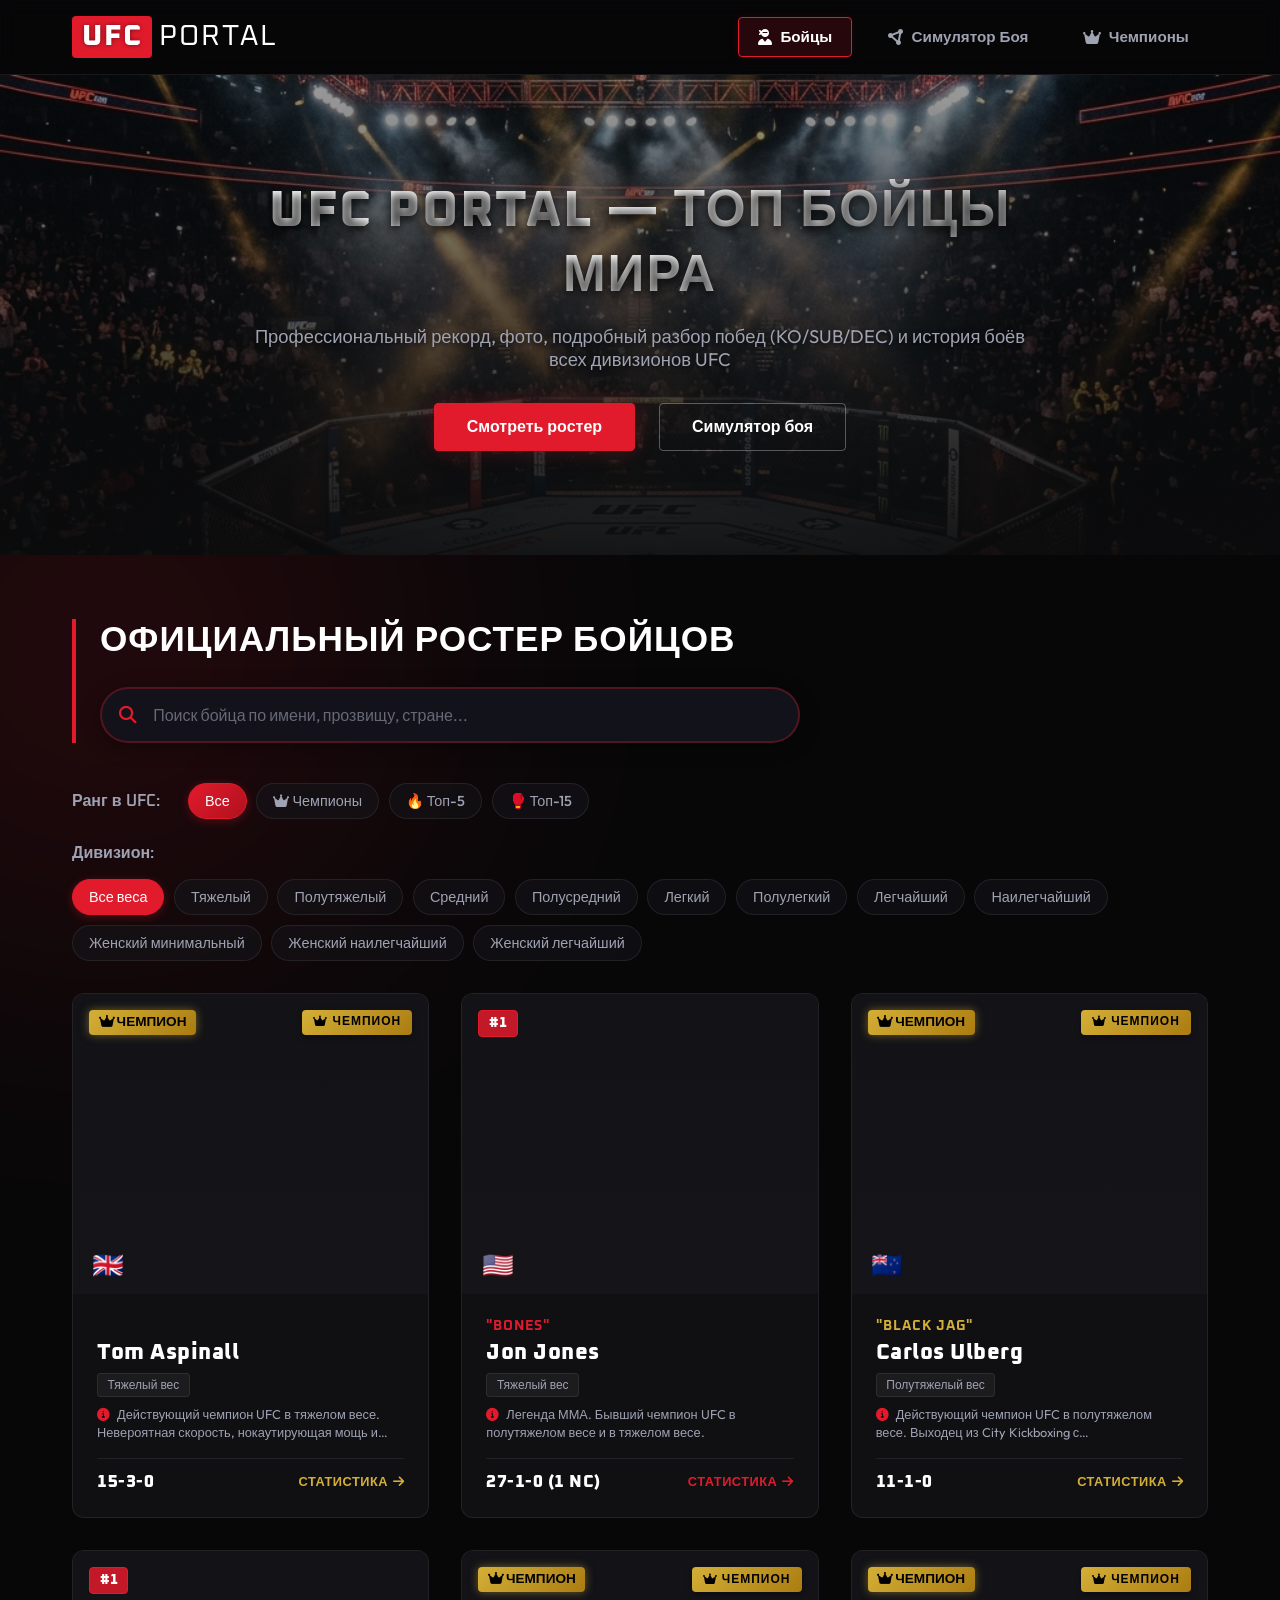
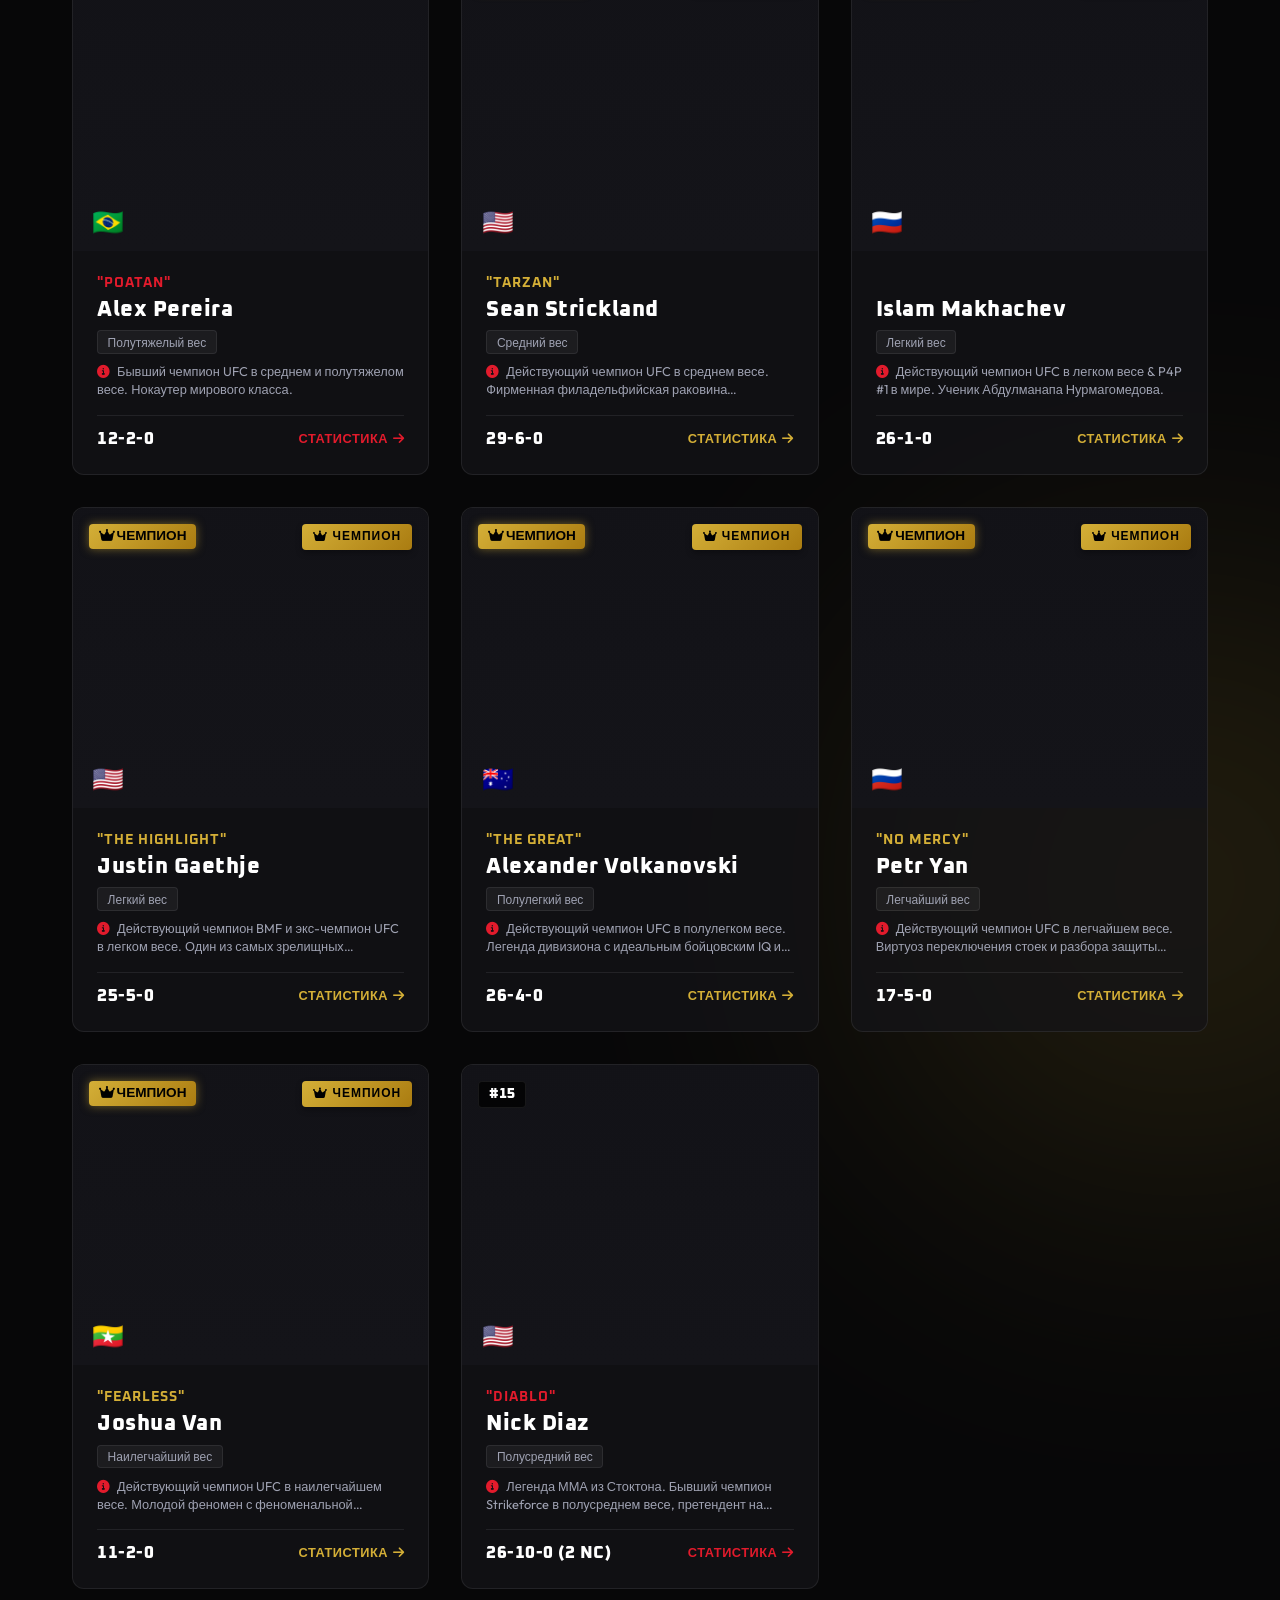
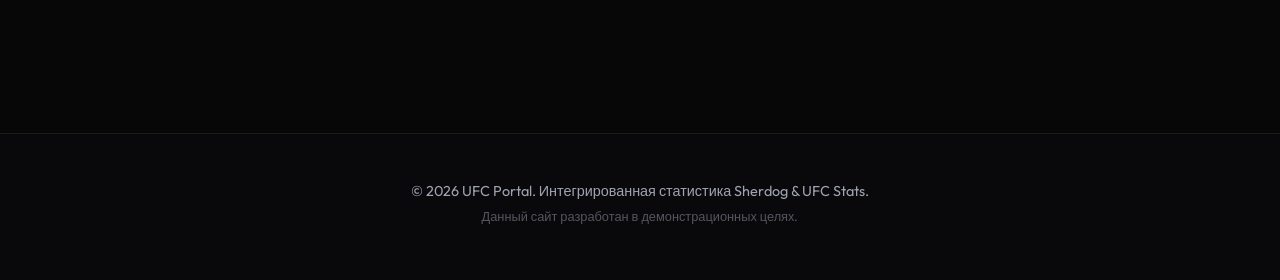
<file: index.html>
<!DOCTYPE html>
<html lang="ru">
<head>
    <meta charset="UTF-8">
    <meta name="viewport" content="width=device-width, initial-scale=1.0">
    <title>UFC Portal | Топ-15 Бойцов | Статистика, Рекорды, Фото</title>
    <!-- SEO Meta Tags -->
    <meta name="description" content="Полная база данных рейтингов Топ-15 бойцов UFC. Профессиональный рекорд, фото, статистика (KO/Sub/Dec), показатели UFC Stats и симулятор боев.">
    <!-- Google Fonts -->
    <link rel="preconnect" href="https://fonts.googleapis.com">
    <link rel="preconnect" href="https://fonts.gstatic.com" crossorigin>
    <link href="https://fonts.googleapis.com/css2?family=Outfit:wght@300;400;600;800&family=Oxanium:wght@400;700;800&display=swap" rel="stylesheet">
    <!-- FontAwesome for icons -->
    <link rel="stylesheet" href="https://cdnjs.cloudflare.com/ajax/libs/font-awesome/6.4.0/css/all.min.css">
    <!-- Custom CSS -->
    <link rel="stylesheet" href="styles.css">
</head>
<body>
    <!-- Background glow elements -->
    <div class="bg-glow red-glow"></div>
    <div class="bg-glow gold-glow"></div>

    <!-- Navigation Header -->
    <header class="main-header">
        <div class="header-container">
            <div class="logo">
                <span class="logo-ufc">UFC</span><span class="logo-sub">PORTAL</span>
            </div>
            <nav class="nav-menu">
                <button class="nav-btn active" id="btn-fighters" data-target="section-fighters">
                    <i class="fa-solid fa-user-ninja"></i> Бойцы
                </button>
                <button class="nav-btn" id="btn-matchup" data-target="section-matchup">
                    <i class="fa-solid fa-circle-nodes"></i> Симулятор Боя
                </button>
                <button class="nav-btn" id="btn-champions" data-target="section-champions">
                    <i class="fa-solid fa-crown"></i> Чемпионы
                </button>
            </nav>
        </div>
    </header>

    <!-- Hero Banner Section -->
    <section class="hero-section">
        <div class="hero-banner" style="background-image: linear-gradient(rgba(11, 11, 12, 0.4), rgba(11, 11, 12, 0.95)), url('assets/hero_banner.png');">
            <div class="hero-content">
                <h1 class="hero-title">UFC PORTAL — ТОП БОЙЦЫ МИРА</h1>
                <p class="hero-subtitle">Профессиональный рекорд, фото, подробный разбор побед (KO/SUB/DEC) и история боёв всех дивизионов UFC</p>
                <div class="hero-actions">
                    <a href="#section-fighters" class="btn btn-primary">Смотреть ростер</a>
                    <a href="#section-matchup" class="btn btn-secondary">Симулятор боя</a>
                </div>
            </div>
        </div>
    </section>

    <!-- Main Container -->
    <main class="main-content">
        
        <!-- SECTION 1: FIGHTERS CATALOG -->
        <section id="section-fighters" class="content-section active">
            <div class="section-header">
                <h2>Официальный Ростер Бойцов</h2>
                <div class="search-filter-container">
                    <div class="search-wrapper">
                        <i class="fa-solid fa-magnifying-glass search-icon"></i>
                        <input type="text" id="fighter-search" placeholder="Поиск бойца по имени, прозвищу, стране...">
                    </div>
                </div>
            </div>

            <!-- Rank Tier Filters -->
            <div class="filters-container">
                <div class="filter-label">Ранг в UFC:</div>
                <div class="filter-chips" id="rank-filters">
                    <button class="chip rank-chip active" data-rank="all">Все</button>
                    <button class="chip rank-chip" data-rank="C"><i class="fa-solid fa-crown"></i> Чемпионы</button>
                    <button class="chip rank-chip" data-rank="top5">🔥 Топ-5</button>
                    <button class="chip rank-chip" data-rank="top15">🥊 Топ-15</button>
                </div>
            </div>

            <!-- Category Weight Filters -->
            <div class="filters-container">
                <div class="filter-label">Дивизион:</div>
                <div class="filter-chips" id="weight-filters">
                    <button class="chip active" data-filter="all">Все веса</button>
                    <button class="chip" data-filter="Heavyweight">Тяжелый</button>
                    <button class="chip" data-filter="Light Heavyweight">Полутяжелый</button>
                    <button class="chip" data-filter="Middleweight">Средний</button>
                    <button class="chip" data-filter="Welterweight">Полусредний</button>
                    <button class="chip" data-filter="Lightweight">Легкий</button>
                    <button class="chip" data-filter="Featherweight">Полулегкий</button>
                    <button class="chip" data-filter="Bantamweight">Легчайший</button>
                    <button class="chip" data-filter="Flyweight">Наилегчайший</button>
                    <button class="chip" data-filter="Strawweight">Женский минимальный</button>
                    <button class="chip" data-filter="Women's Flyweight">Женский наилегчайший</button>
                    <button class="chip" data-filter="Women's Bantamweight">Женский легчайший</button>
                </div>
            </div>

            <!-- Fighters Grid -->
            <div class="fighters-grid" id="fighters-grid-container">
                <!-- Cards injected dynamically via JS -->
            </div>
        </section>

        <!-- SECTION 2: MATCHUP SIMULATOR -->
        <section id="section-matchup" class="content-section">
            <div class="section-header">
                <h2>Симулятор Боев (UFC Stats & Elo Engine)</h2>
                <p>Выберите двух бойцов для симуляции с учетом данных SLpM (активности ударов), Takedown Def % и Sherdog finish rates.</p>
            </div>

            <div class="matchup-arena">
                <!-- Fighter 1 Select -->
                <div class="arena-side left-side">
                    <div class="fighter-select-box" id="select-fighter-1">
                        <div class="select-placeholder">
                            <i class="fa-solid fa-plus"></i>
                            <span>Выбрать бойца №1</span>
                        </div>
                    </div>
                </div>

                <!-- VS Divider -->
                <div class="arena-center">
                    <div class="vs-glow-circle" id="start-simulation-btn">
                        <span>VS</span>
                        <div class="pulse-ring"></div>
                    </div>
                    <div class="simulation-status-text" id="sim-tip">Нажмите на VS для симуляции</div>
                </div>

                <!-- Fighter 2 Select -->
                <div class="arena-side right-side">
                    <div class="fighter-select-box" id="select-fighter-2">
                        <div class="select-placeholder">
                            <i class="fa-solid fa-plus"></i>
                            <span>Выбрать бойца №2</span>
                        </div>
                    </div>
                </div>
            </div>

            <!-- Quick Compare Stats Panel -->
            <div class="comparison-panel hidden" id="comparison-stats-panel">
                <h3 class="panel-title">Сравнение Метрик Бойцов</h3>
                <div class="comparison-bars" id="comparison-bars-container">
                    <!-- Dynamic comparison bars -->
                </div>
            </div>

            <!-- Simulation Terminal Output -->
            <div class="simulation-console hidden" id="sim-console">
                <div class="console-header">
                    <div class="console-dots">
                        <span class="dot red"></span>
                        <span class="dot yellow"></span>
                        <span class="dot green"></span>
                    </div>
                    <div class="console-title">SIMULATION ENGINE v2.5 | SHERDOG & UFC STATS LOGS</div>
                </div>
                <div class="console-body" id="console-output">
                    <!-- Round descriptions injected here -->
                </div>
            </div>
        </section>

        <!-- SECTION 3: CHAMPIONS GALLERY -->
        <section id="section-champions" class="content-section">
            <div class="section-header">
                <h2>Действующие Чемпионы Всех Дивизионов UFC</h2>
                <p>Обладатели поясных титулов в мужских и женских категориях.</p>
            </div>
            
            <div class="champions-grid" id="champions-grid-container">
                <!-- Champions cards injected dynamically via JS -->
            </div>
        </section>
    </main>

    <!-- FIGHTER DETAIL MODAL -->
    <div class="modal-overlay" id="fighter-modal">
        <div class="modal-card">
            <button class="modal-close-btn" id="modal-close"><i class="fa-solid fa-xmark"></i></button>
            <div class="modal-grid">
                <!-- Left Column: Portrait & Attributes -->
                <div class="modal-left">
                    <div class="modal-fighter-img-wrapper">
                        <img src="" id="modal-img" alt="Fighter Image" onerror="this.onerror=null; this.src='assets/fighter_card_bg.png';">
                    </div>
                    <div class="modal-info-card">
                        <div class="modal-rank-badge" id="modal-rank-tag">#C</div>
                        <h3 id="modal-name">Fighter Name</h3>
                        <p id="modal-nickname" class="modal-nickname">"Nickname"</p>
                        <!-- Professional Record Display -->
                        <div class="modal-pro-record" id="modal-pro-record-display">
                            <span class="pro-record-label">Профессиональный рекорд</span>
                            <div class="pro-record-boxes">
                                <div class="pro-rec-box wins"><span class="pro-rec-num" id="modal-rec-w">0</span><span class="pro-rec-lbl">Победы</span></div>
                                <div class="pro-rec-sep">—</div>
                                <div class="pro-rec-box losses"><span class="pro-rec-num" id="modal-rec-l">0</span><span class="pro-rec-lbl">Пораж.</span></div>
                                <div class="pro-rec-sep">—</div>
                                <div class="pro-rec-box draws"><span class="pro-rec-num" id="modal-rec-d">0</span><span class="pro-rec-lbl">Ничьи</span></div>
                            </div>
                        </div>

                        <div class="modal-meta-grid">
                            <div class="meta-item">
                                <span class="meta-label">Страна</span>
                                <span class="meta-value" id="modal-country">USA 🇺🇸</span>
                            </div>
                            <div class="meta-item">
                                <span class="meta-label">Рекорд</span>
                                <span class="meta-value highlight" id="modal-record">29-0-0</span>
                            </div>
                            <div class="meta-item">
                                <span class="meta-label">Рост</span>
                                <span class="meta-value" id="modal-height">178 cm</span>
                            </div>
                            <div class="meta-item">
                                <span class="meta-label">Размах рук</span>
                                <span class="meta-value" id="modal-reach">180 cm</span>
                            </div>
                            <div class="meta-item">
                                <span class="meta-label">Стойка</span>
                                <span class="meta-value" id="modal-stance">Southpaw</span>
                            </div>
                            <div class="meta-item">
                                <span class="meta-label">Возраст</span>
                                <span class="meta-value" id="modal-age">32 года</span>
                            </div>
                        </div>
                    </div>
                </div>

                <!-- Right Column: Skills, Sherdog Breakdown & UFC Stats -->
                <div class="modal-right">
                    <!-- Tabbed or stacked metrics -->
                    <div class="radar-chart-section">
                        <h4>Анализ Навыков (Radar Chart)</h4>
                        <div class="canvas-container">
                            <canvas id="radar-chart" width="280" height="280"></canvas>
                        </div>
                    </div>

                    <!-- Sherdog Finish Distribution -->
                    <div class="sherdog-section">
                        <h4><i class="fa-solid fa-chart-pie"></i> Sherdog: Способы Побед</h4>
                        <div class="sherdog-bar-wrapper">
                            <div class="sherdog-bar">
                                <div class="sherdog-segment ko-seg" id="sherdog-ko-bar" title="Knockout"></div>
                                <div class="sherdog-segment sub-seg" id="sherdog-sub-bar" title="Submission"></div>
                                <div class="sherdog-segment dec-seg" id="sherdog-dec-bar" title="Decision"></div>
                            </div>
                            <div class="sherdog-legend">
                                <span class="legend-item ko"><i class="fa-solid fa-square"></i> KO/TKO: <strong id="sherdog-ko-val">0</strong></span>
                                <span class="legend-item sub"><i class="fa-solid fa-square"></i> SUB: <strong id="sherdog-sub-val">0</strong></span>
                                <span class="legend-item dec"><i class="fa-solid fa-square"></i> DEC: <strong id="sherdog-dec-val">0</strong></span>
                            </div>
                        </div>
                    </div>

                    <!-- UFC Advanced Metrics -->
                    <div class="ufc-stats-section">
                        <h4><i class="fa-solid fa-gauge-high"></i> UFC Advanced Stats</h4>
                        <div class="ufc-stats-grid">
                            <div class="ufc-stat-box">
                                <div class="stat-box-val" id="ufc-slpm">4.50</div>
                                <div class="stat-box-lbl">Ударов в мин (SLpM)</div>
                            </div>
                            <div class="ufc-stat-box">
                                <div class="stat-box-val" id="ufc-str-acc">55%</div>
                                <div class="stat-box-lbl">Точность ударов</div>
                            </div>
                            <div class="ufc-stat-box">
                                <div class="stat-box-val" id="ufc-sapm">2.10</div>
                                <div class="stat-box-lbl">Пропускает в мин (SApM)</div>
                            </div>
                            <div class="ufc-stat-box">
                                <div class="stat-box-val" id="ufc-td-def">85%</div>
                                <div class="stat-box-lbl">Защита от тейкдаунов</div>
                            </div>
                        </div>
                    </div>

                    <div class="bio-section">
                        <h4>Биография</h4>
                        <p id="modal-bio">Detailed bio here...</p>
                    </div>
                </div>
            </div>

            <!-- FIGHT HISTORY TABLE - Full Width Below the Two-Column Grid -->
            <div class="fight-history-section" id="fight-history-section">
                <div class="fight-history-header">
                    <h4><i class="fa-solid fa-list-ol"></i> Статистика в смешанных единоборствах</h4>
                    <!-- Summary Record Box -->
                    <div class="fh-summary-box" id="fh-summary-box">
                        <!-- Dynamically injected -->
                    </div>
                </div>
                <div class="fight-history-table-wrapper">
                    <table class="fight-history-table" id="fight-history-table">
                        <thead>
                            <tr>
                                <th>Результат</th>
                                <th>Рекорд</th>
                                <th>Соперник</th>
                                <th>Способ</th>
                                <th>Турнир</th>
                                <th>Дата</th>
                                <th>Раунд</th>
                                <th>Время</th>
                                <th>Примечание</th>
                            </tr>
                        </thead>
                        <tbody id="fight-history-tbody">
                            <!-- Dynamically injected -->
                        </tbody>
                    </table>
                </div>
            </div>
        </div>
    </div>

    <!-- FIGHTER SELECTION MODAL (For Simulator) -->
    <div class="modal-overlay" id="select-modal">
        <div class="modal-card select-modal-card">
            <div class="select-modal-header">
                <h3>Выберите бойца</h3>
                <button class="modal-close-btn" id="select-modal-close"><i class="fa-solid fa-xmark"></i></button>
            </div>
            <div class="select-grid" id="select-grid-container">
                <!-- Small selection cards injected here -->
            </div>
        </div>
    </div>

    <footer class="main-footer">
        <p>&copy; 2026 UFC Portal. Интегрированная статистика Sherdog &amp; UFC Stats.</p>
        <p class="footer-note">Данный сайт разработан в демонстрационных целях.</p>
    </footer>

    <!-- JS Files -->
    <script src="fighters.js"></script>
    <script src="app.js"></script>
</body>
</html>
</file>
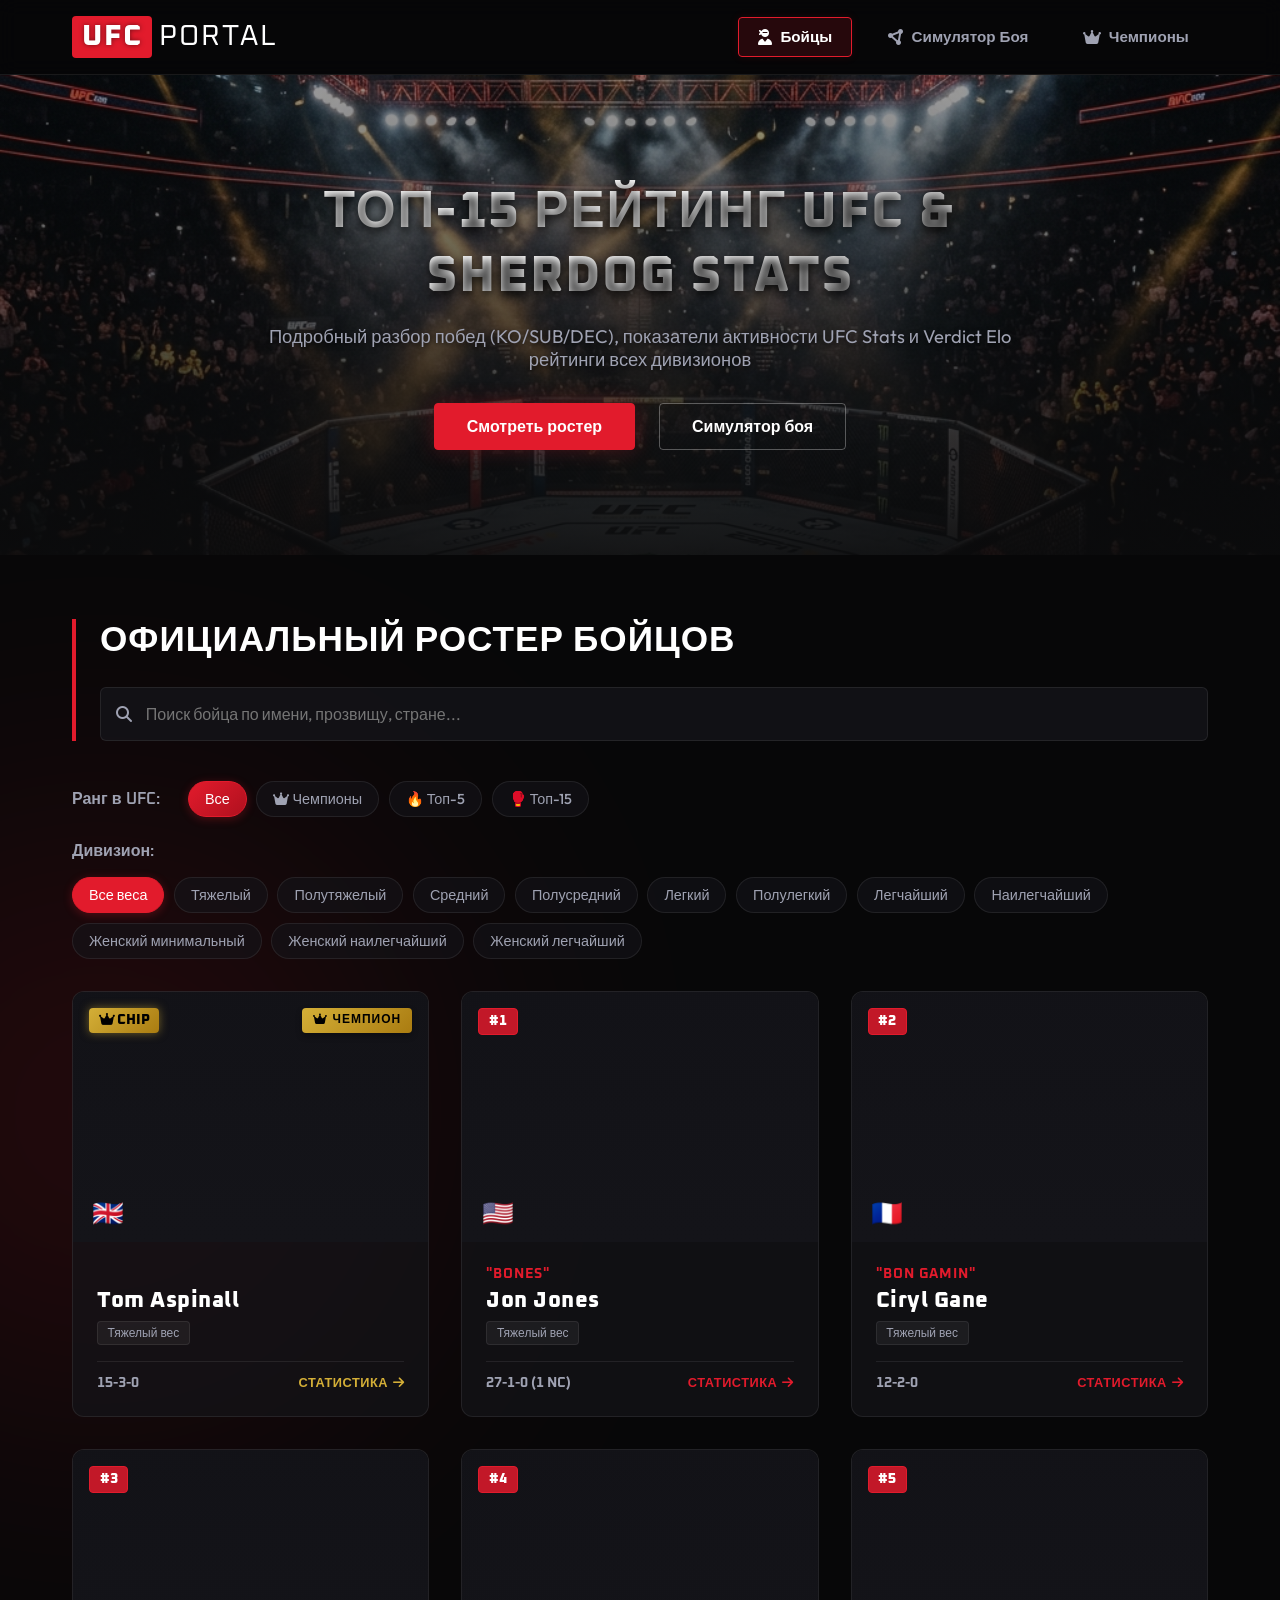
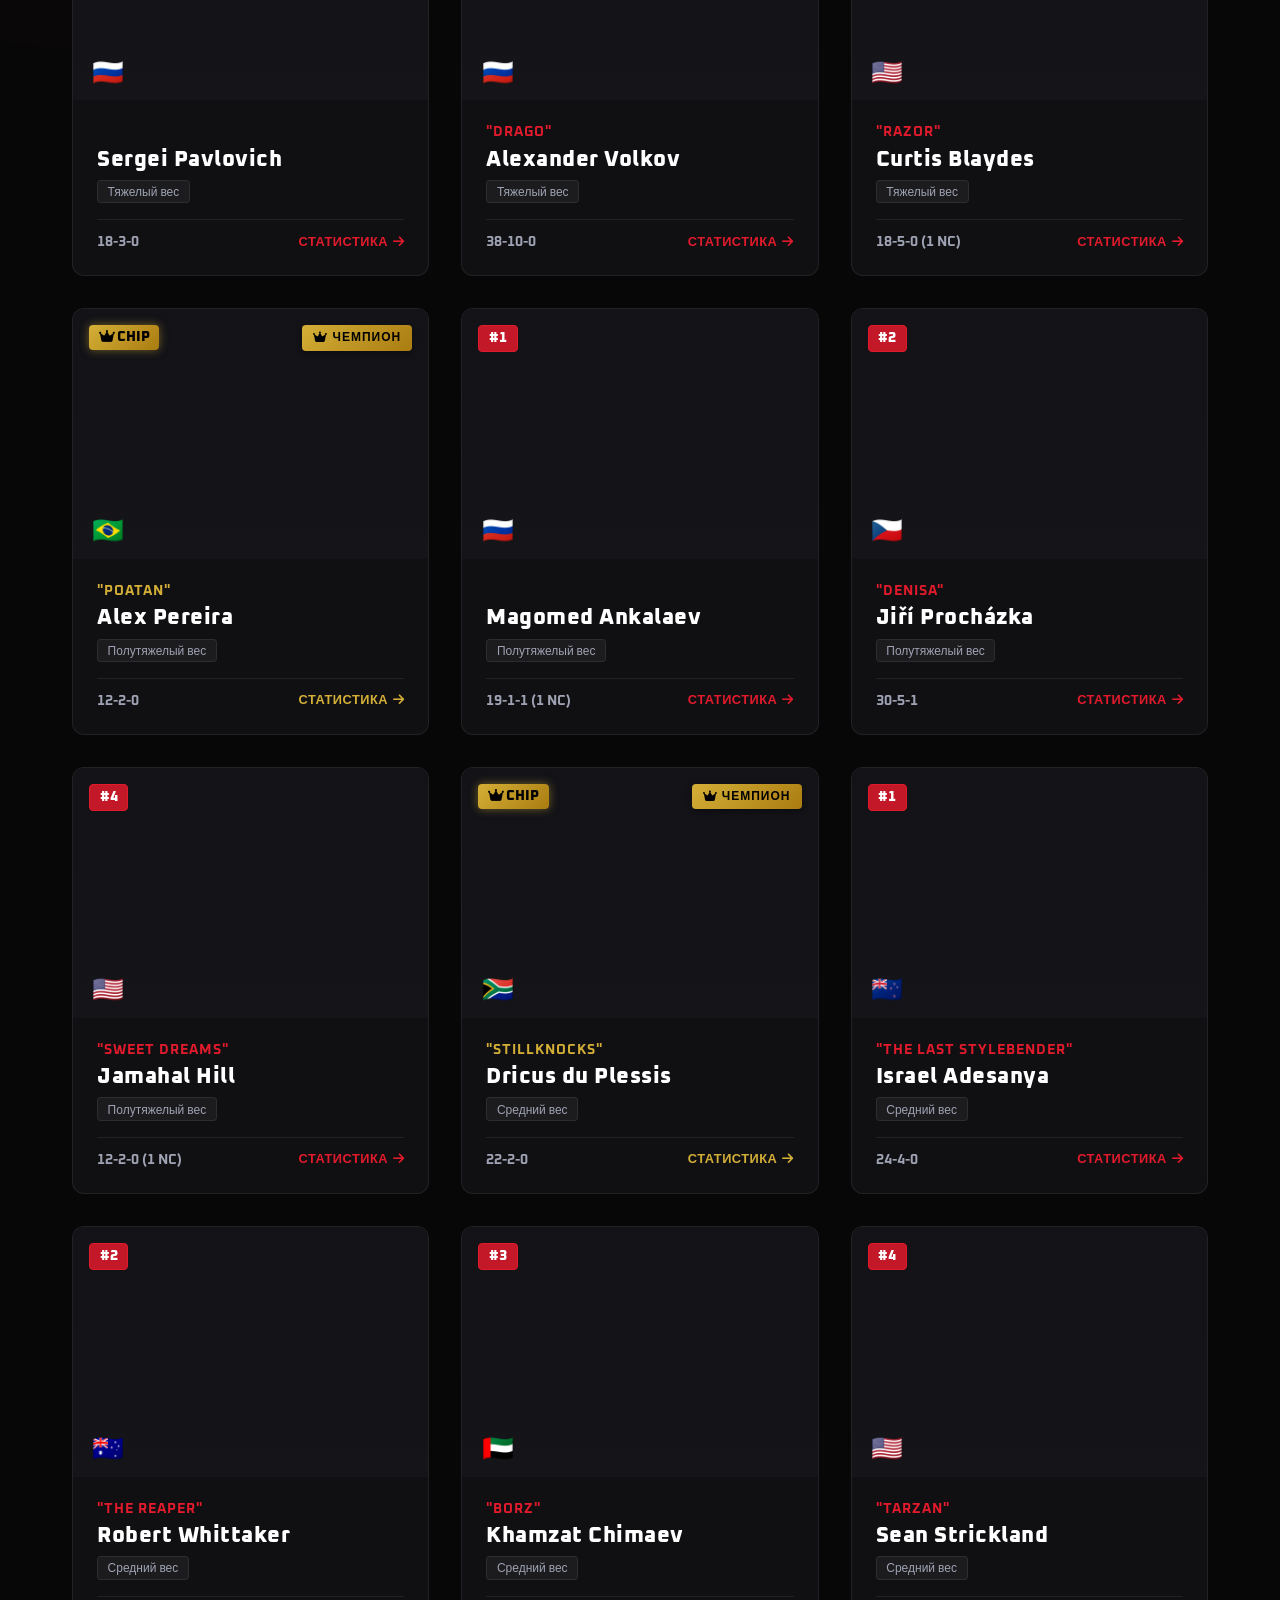
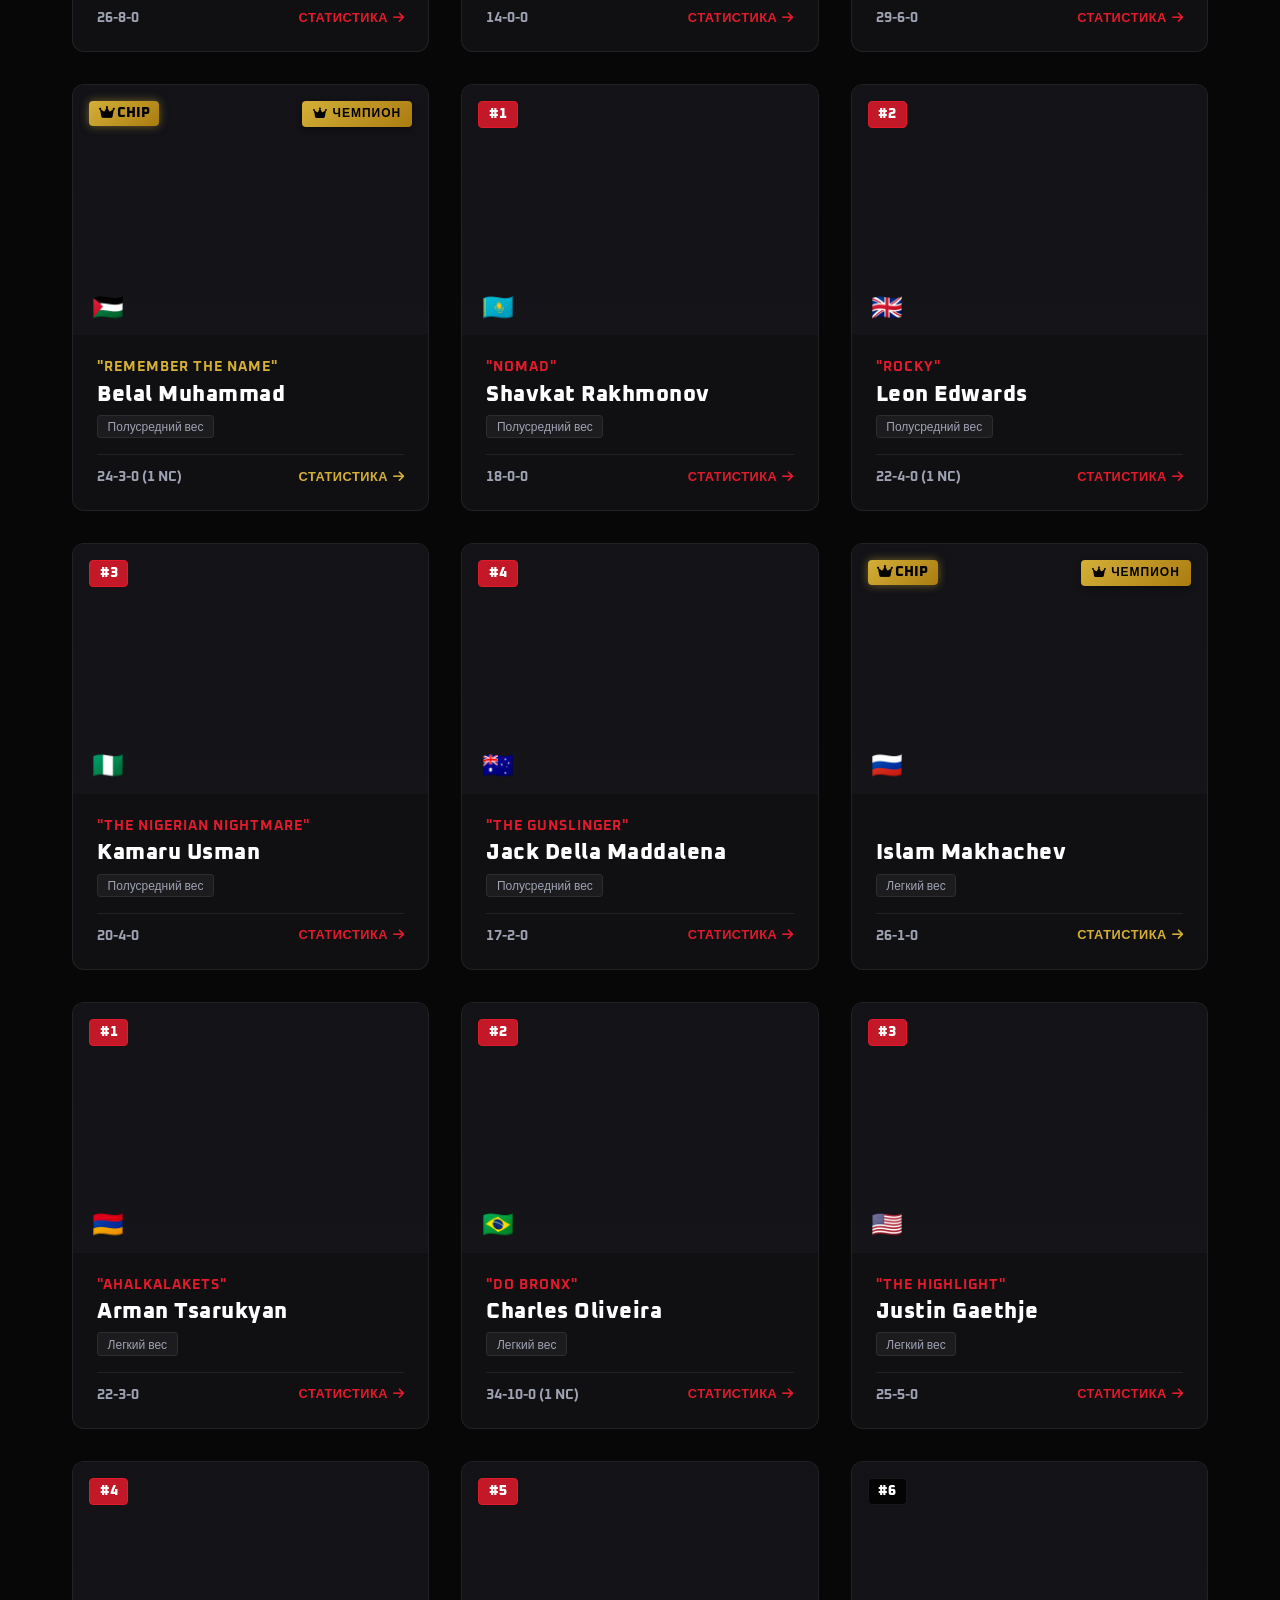
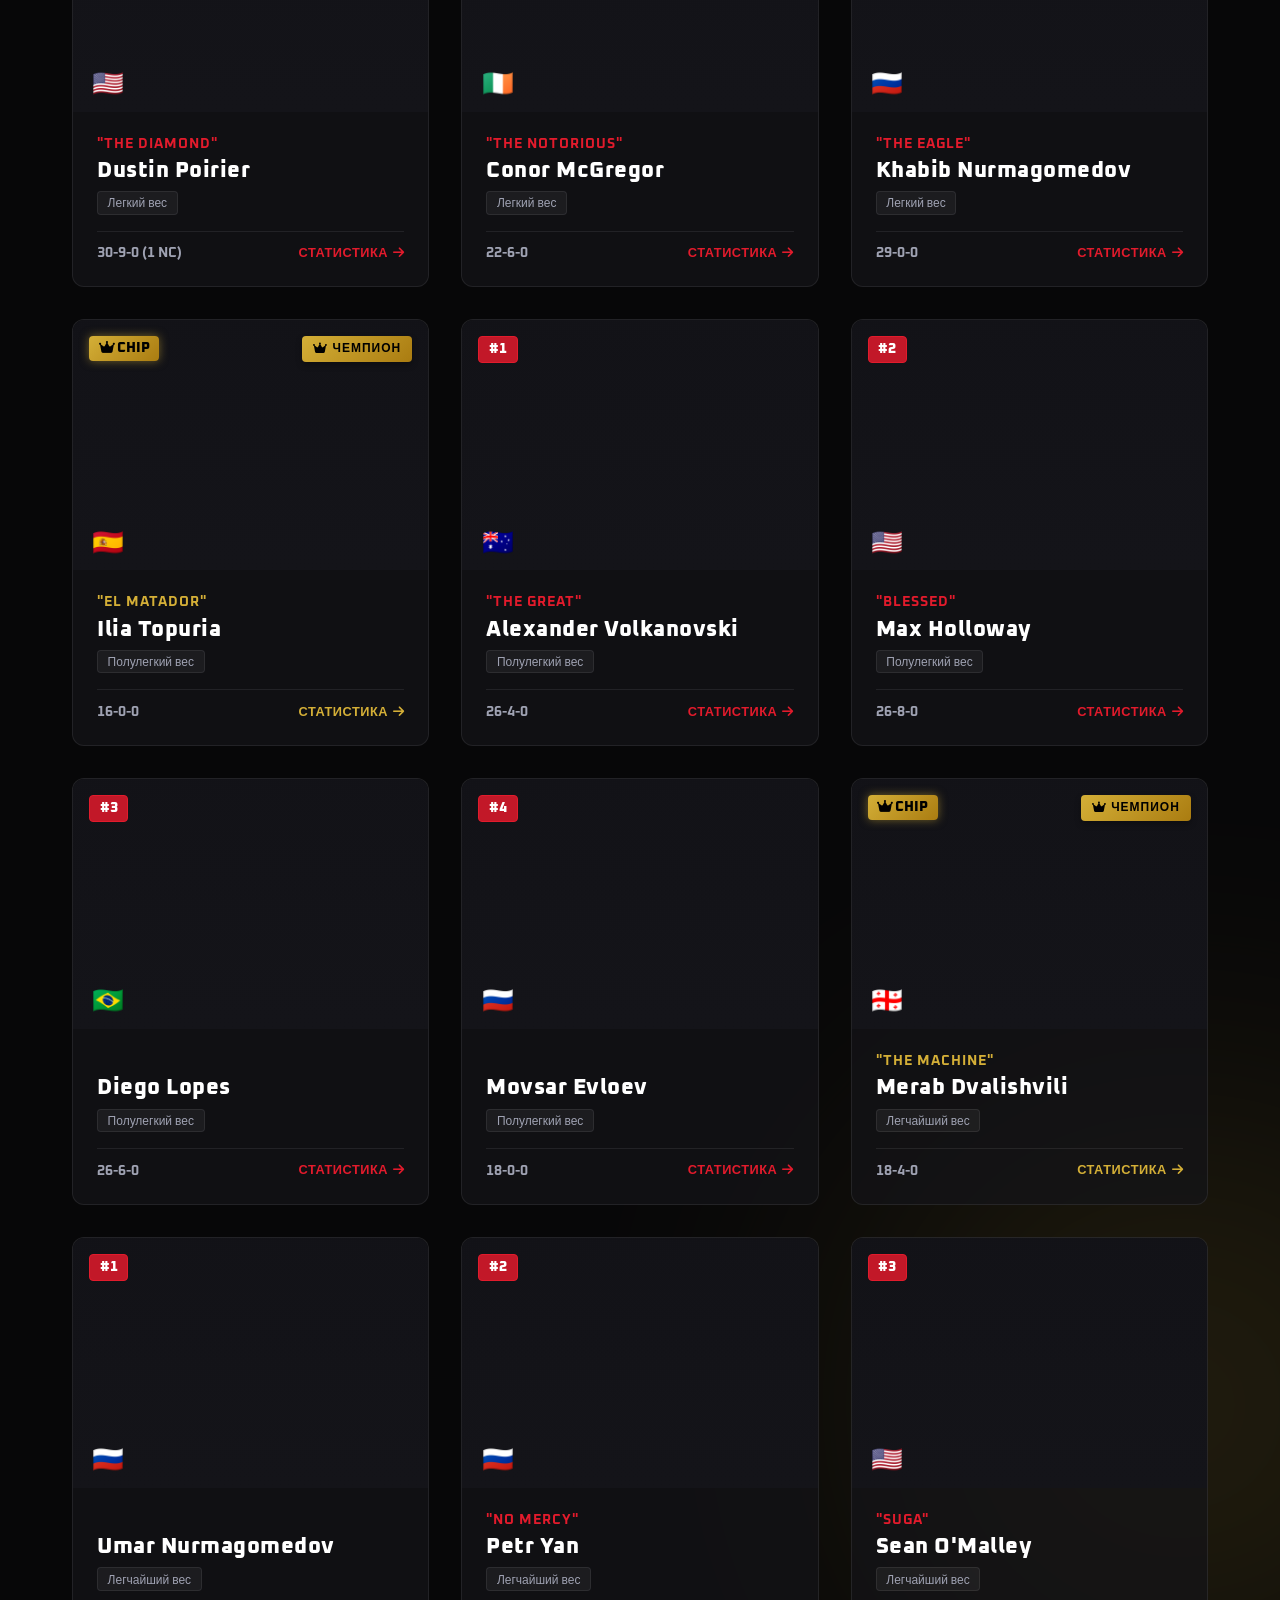
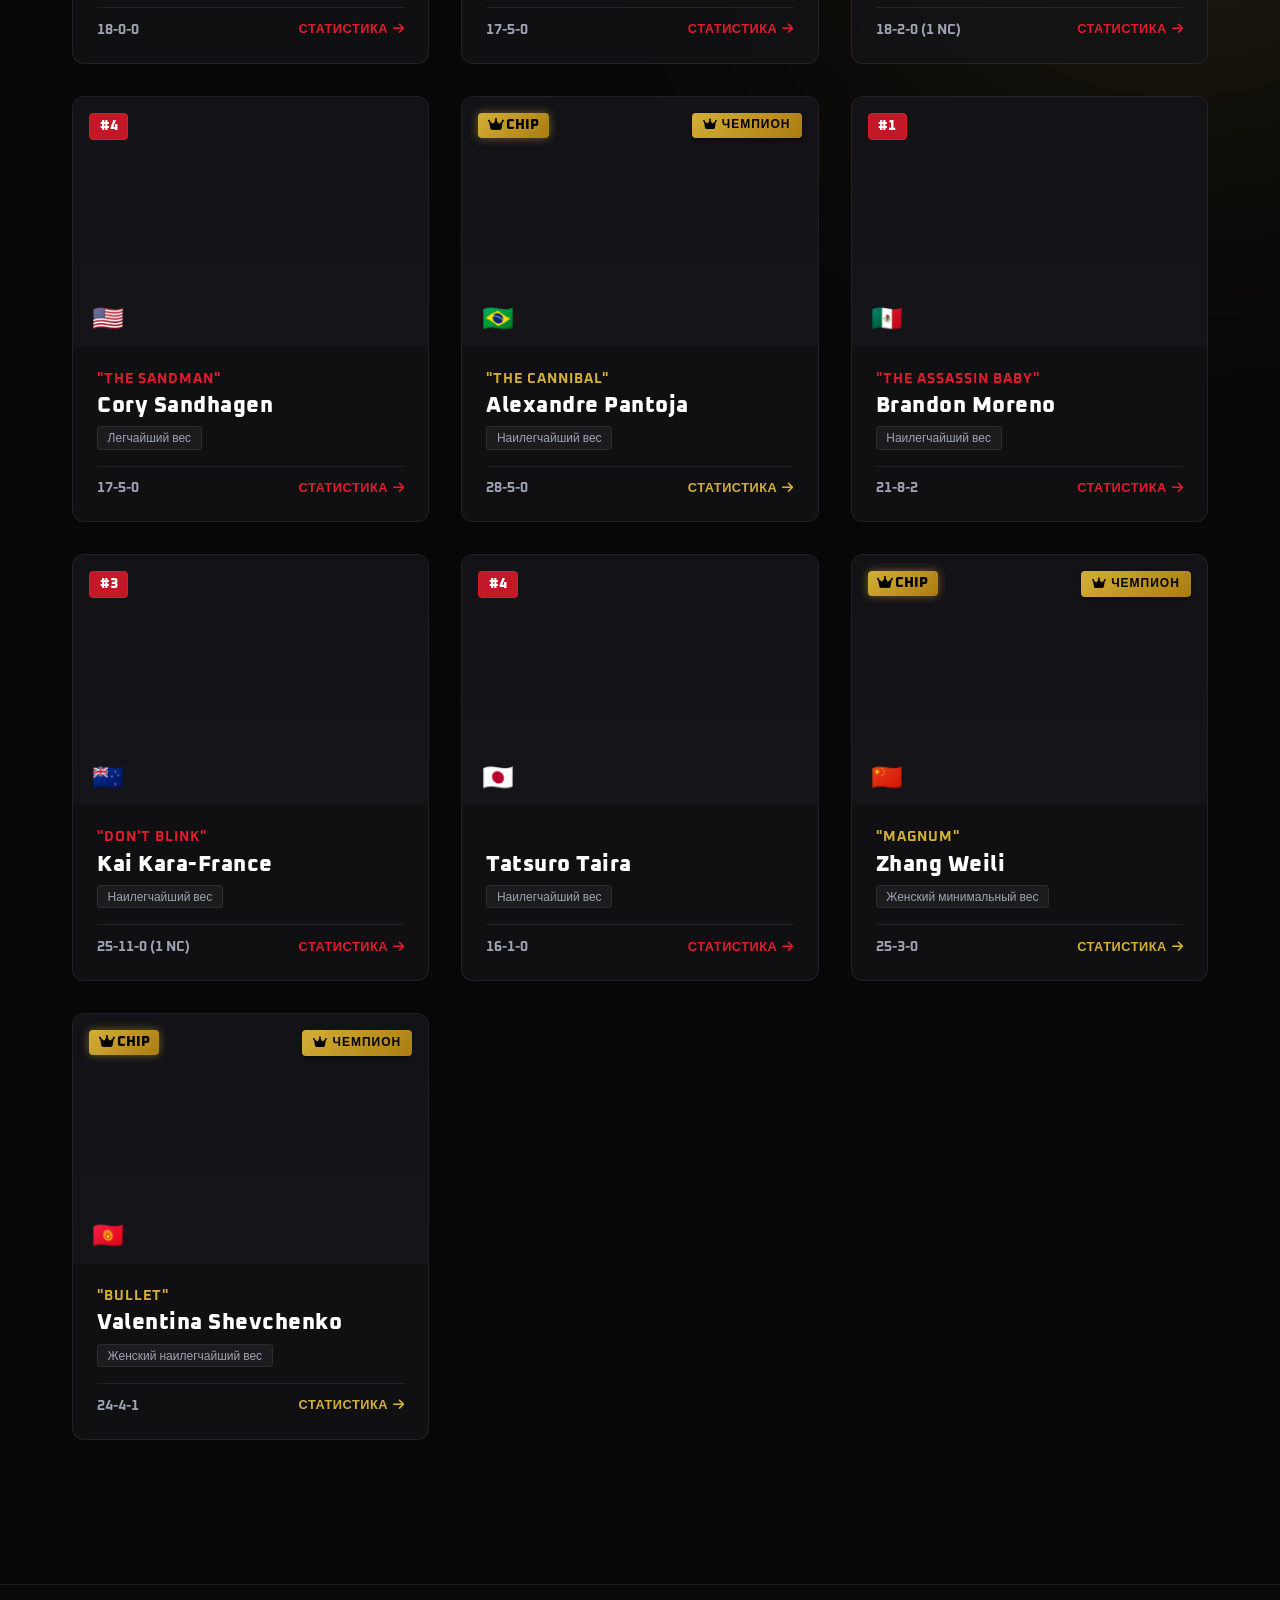
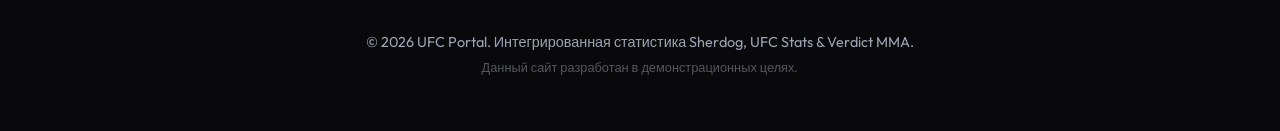
<file: antigravity/scratch/ufc-fighters-website/index.html>
<!DOCTYPE html>
<html lang="ru">
<head>
    <meta charset="UTF-8">
    <meta name="viewport" content="width=device-width, initial-scale=1.0">
    <title>UFC Portal | Топ-15 Бойцов, Статистика Sherdog & Verdict</title>
    <!-- SEO Meta Tags -->
    <meta name="description" content="Полная база данных рейтингов Топ-15 бойцов UFC. Статистика Sherdog (KO/Sub/Dec), показатели UFC Stats, Verdict Elo рейтинги и симулятор боев.">
    <!-- Google Fonts -->
    <link rel="preconnect" href="https://fonts.googleapis.com">
    <link rel="preconnect" href="https://fonts.gstatic.com" crossorigin>
    <link href="https://fonts.googleapis.com/css2?family=Outfit:wght@300;400;600;800&family=Oxanium:wght@400;700;800&display=swap" rel="stylesheet">
    <!-- FontAwesome for icons -->
    <link rel="stylesheet" href="https://cdnjs.cloudflare.com/ajax/libs/font-awesome/6.4.0/css/all.min.css">
    <!-- Custom CSS -->
    <link rel="stylesheet" href="styles.css">
</head>
<body>
    <!-- Background glow elements -->
    <div class="bg-glow red-glow"></div>
    <div class="bg-glow gold-glow"></div>

    <!-- Navigation Header -->
    <header class="main-header">
        <div class="header-container">
            <div class="logo">
                <span class="logo-ufc">UFC</span><span class="logo-sub">PORTAL</span>
            </div>
            <nav class="nav-menu">
                <button class="nav-btn active" id="btn-fighters" data-target="section-fighters">
                    <i class="fa-solid fa-user-ninja"></i> Бойцы
                </button>
                <button class="nav-btn" id="btn-matchup" data-target="section-matchup">
                    <i class="fa-solid fa-circle-nodes"></i> Симулятор Боя
                </button>
                <button class="nav-btn" id="btn-champions" data-target="section-champions">
                    <i class="fa-solid fa-crown"></i> Чемпионы
                </button>
            </nav>
        </div>
    </header>

    <!-- Hero Banner Section -->
    <section class="hero-section">
        <div class="hero-banner" style="background-image: linear-gradient(rgba(11, 11, 12, 0.4), rgba(11, 11, 12, 0.95)), url('assets/hero_banner.png');">
            <div class="hero-content">
                <h1 class="hero-title">ТОП-15 РЕЙТИНГ UFC & SHERDOG STATS</h1>
                <p class="hero-subtitle">Подробный разбор побед (KO/SUB/DEC), показатели активности UFC Stats и Verdict Elo рейтинги всех дивизионов</p>
                <div class="hero-actions">
                    <a href="#section-fighters" class="btn btn-primary">Смотреть ростер</a>
                    <a href="#section-matchup" class="btn btn-secondary">Симулятор боя</a>
                </div>
            </div>
        </div>
    </section>

    <!-- Main Container -->
    <main class="main-content">
        
        <!-- SECTION 1: FIGHTERS CATALOG -->
        <section id="section-fighters" class="content-section active">
            <div class="section-header">
                <h2>Официальный Ростер Бойцов</h2>
                <div class="search-filter-container">
                    <div class="search-wrapper">
                        <i class="fa-solid fa-magnifying-glass search-icon"></i>
                        <input type="text" id="fighter-search" placeholder="Поиск бойца по имени, прозвищу, стране...">
                    </div>
                </div>
            </div>

            <!-- Rank Tier Filters -->
            <div class="filters-container">
                <div class="filter-label">Ранг в UFC:</div>
                <div class="filter-chips" id="rank-filters">
                    <button class="chip rank-chip active" data-rank="all">Все</button>
                    <button class="chip rank-chip" data-rank="C"><i class="fa-solid fa-crown"></i> Чемпионы</button>
                    <button class="chip rank-chip" data-rank="top5">🔥 Топ-5</button>
                    <button class="chip rank-chip" data-rank="top15">🥊 Топ-15</button>
                </div>
            </div>

            <!-- Category Weight Filters -->
            <div class="filters-container">
                <div class="filter-label">Дивизион:</div>
                <div class="filter-chips" id="weight-filters">
                    <button class="chip active" data-filter="all">Все веса</button>
                    <button class="chip" data-filter="Heavyweight">Тяжелый</button>
                    <button class="chip" data-filter="Light Heavyweight">Полутяжелый</button>
                    <button class="chip" data-filter="Middleweight">Средний</button>
                    <button class="chip" data-filter="Welterweight">Полусредний</button>
                    <button class="chip" data-filter="Lightweight">Легкий</button>
                    <button class="chip" data-filter="Featherweight">Полулегкий</button>
                    <button class="chip" data-filter="Bantamweight">Легчайший</button>
                    <button class="chip" data-filter="Flyweight">Наилегчайший</button>
                    <button class="chip" data-filter="Strawweight">Женский минимальный</button>
                    <button class="chip" data-filter="Women's Flyweight">Женский наилегчайший</button>
                    <button class="chip" data-filter="Women's Bantamweight">Женский легчайший</button>
                </div>
            </div>

            <!-- Fighters Grid -->
            <div class="fighters-grid" id="fighters-grid-container">
                <!-- Cards injected dynamically via JS -->
            </div>
        </section>

        <!-- SECTION 2: MATCHUP SIMULATOR -->
        <section id="section-matchup" class="content-section">
            <div class="section-header">
                <h2>Симулятор Боев (UFC Stats & Elo Engine)</h2>
                <p>Выберите двух бойцов для симуляции с учетом данных SLpM (активности ударов), Takedown Def % и Sherdog finish rates.</p>
            </div>

            <div class="matchup-arena">
                <!-- Fighter 1 Select -->
                <div class="arena-side left-side">
                    <div class="fighter-select-box" id="select-fighter-1">
                        <div class="select-placeholder">
                            <i class="fa-solid fa-plus"></i>
                            <span>Выбрать бойца №1</span>
                        </div>
                    </div>
                </div>

                <!-- VS Divider -->
                <div class="arena-center">
                    <div class="vs-glow-circle" id="start-simulation-btn">
                        <span>VS</span>
                        <div class="pulse-ring"></div>
                    </div>
                    <div class="simulation-status-text" id="sim-tip">Нажмите на VS для симуляции</div>
                </div>

                <!-- Fighter 2 Select -->
                <div class="arena-side right-side">
                    <div class="fighter-select-box" id="select-fighter-2">
                        <div class="select-placeholder">
                            <i class="fa-solid fa-plus"></i>
                            <span>Выбрать бойца №2</span>
                        </div>
                    </div>
                </div>
            </div>

            <!-- Quick Compare Stats Panel -->
            <div class="comparison-panel hidden" id="comparison-stats-panel">
                <h3 class="panel-title">Сравнение Метрик & Verdict Ratings</h3>
                <div class="comparison-bars" id="comparison-bars-container">
                    <!-- Dynamic comparison bars -->
                </div>
            </div>

            <!-- Simulation Terminal Output -->
            <div class="simulation-console hidden" id="sim-console">
                <div class="console-header">
                    <div class="console-dots">
                        <span class="dot red"></span>
                        <span class="dot yellow"></span>
                        <span class="dot green"></span>
                    </div>
                    <div class="console-title">SIMULATION ENGINE v2.5 | SHERDOG & UFC STATS LOGS</div>
                </div>
                <div class="console-body" id="console-output">
                    <!-- Round descriptions injected here -->
                </div>
            </div>
        </section>

        <!-- SECTION 3: CHAMPIONS GALLERY -->
        <section id="section-champions" class="content-section">
            <div class="section-header">
                <h2>Действующие Чемпионы Всех Дивизионов UFC</h2>
                <p>Обладатели поясных титулов в мужских и женских категориях.</p>
            </div>
            
            <div class="champions-grid" id="champions-grid-container">
                <!-- Champions cards injected dynamically via JS -->
            </div>
        </section>
    </main>

    <!-- FIGHTER DETAIL MODAL -->
    <div class="modal-overlay" id="fighter-modal">
        <div class="modal-card">
            <button class="modal-close-btn" id="modal-close"><i class="fa-solid fa-xmark"></i></button>
            <div class="modal-grid">
                <!-- Left Column: Portrait & Attributes -->
                <div class="modal-left">
                    <div class="modal-fighter-img-wrapper">
                        <img src="" id="modal-img" alt="Fighter Image" onerror="this.onerror=null; this.src='assets/fighter_card_bg.png';">
                    </div>
                    <div class="modal-info-card">
                        <div class="modal-rank-badge" id="modal-rank-tag">#C</div>
                        <h3 id="modal-name">Fighter Name</h3>
                        <p id="modal-nickname" class="modal-nickname">"Nickname"</p>
                        
                        <!-- Verdict Elo Badge -->
                        <div class="verdict-badge-container">
                            <i class="fa-solid fa-bolt"></i> Verdict Rating: <span id="modal-verdict-elo">980 Elo</span>
                        </div>

                        <div class="modal-meta-grid">
                            <div class="meta-item">
                                <span class="meta-label">Страна</span>
                                <span class="meta-value" id="modal-country">USA 🇺🇸</span>
                            </div>
                            <div class="meta-item">
                                <span class="meta-label">Рекорд</span>
                                <span class="meta-value highlight" id="modal-record">29-0-0</span>
                            </div>
                            <div class="meta-item">
                                <span class="meta-label">Рост</span>
                                <span class="meta-value" id="modal-height">178 cm</span>
                            </div>
                            <div class="meta-item">
                                <span class="meta-label">Размах рук</span>
                                <span class="meta-value" id="modal-reach">180 cm</span>
                            </div>
                            <div class="meta-item">
                                <span class="meta-label">Стойка</span>
                                <span class="meta-value" id="modal-stance">Southpaw</span>
                            </div>
                            <div class="meta-item">
                                <span class="meta-label">Возраст</span>
                                <span class="meta-value" id="modal-age">32 года</span>
                            </div>
                        </div>
                    </div>
                </div>

                <!-- Right Column: Skills, Sherdog Breakdown & UFC Stats -->
                <div class="modal-right">
                    <!-- Tabbed or stacked metrics -->
                    <div class="radar-chart-section">
                        <h4>Анализ Навыков (Radar Chart)</h4>
                        <div class="canvas-container">
                            <canvas id="radar-chart" width="280" height="280"></canvas>
                        </div>
                    </div>

                    <!-- Sherdog Finish Distribution -->
                    <div class="sherdog-section">
                        <h4><i class="fa-solid fa-chart-pie"></i> Sherdog: Способы Побед</h4>
                        <div class="sherdog-bar-wrapper">
                            <div class="sherdog-bar">
                                <div class="sherdog-segment ko-seg" id="sherdog-ko-bar" title="Knockout"></div>
                                <div class="sherdog-segment sub-seg" id="sherdog-sub-bar" title="Submission"></div>
                                <div class="sherdog-segment dec-seg" id="sherdog-dec-bar" title="Decision"></div>
                            </div>
                            <div class="sherdog-legend">
                                <span class="legend-item ko"><i class="fa-solid fa-square"></i> KO/TKO: <strong id="sherdog-ko-val">0</strong></span>
                                <span class="legend-item sub"><i class="fa-solid fa-square"></i> SUB: <strong id="sherdog-sub-val">0</strong></span>
                                <span class="legend-item dec"><i class="fa-solid fa-square"></i> DEC: <strong id="sherdog-dec-val">0</strong></span>
                            </div>
                        </div>
                    </div>

                    <!-- UFC Advanced Metrics -->
                    <div class="ufc-stats-section">
                        <h4><i class="fa-solid fa-gauge-high"></i> UFC Advanced Stats</h4>
                        <div class="ufc-stats-grid">
                            <div class="ufc-stat-box">
                                <div class="stat-box-val" id="ufc-slpm">4.50</div>
                                <div class="stat-box-lbl">Ударов в мин (SLpM)</div>
                            </div>
                            <div class="ufc-stat-box">
                                <div class="stat-box-val" id="ufc-str-acc">55%</div>
                                <div class="stat-box-lbl">Точность ударов</div>
                            </div>
                            <div class="ufc-stat-box">
                                <div class="stat-box-val" id="ufc-sapm">2.10</div>
                                <div class="stat-box-lbl">Пропускает в мин (SApM)</div>
                            </div>
                            <div class="ufc-stat-box">
                                <div class="stat-box-val" id="ufc-td-def">85%</div>
                                <div class="stat-box-lbl">Защита от тейкдаунов</div>
                            </div>
                        </div>
                    </div>

                    <div class="bio-section">
                        <h4>Биография</h4>
                        <p id="modal-bio">Detailed bio here...</p>
                    </div>
                </div>
            </div>

            <!-- FIGHT HISTORY TABLE - Full Width Below the Two-Column Grid -->
            <div class="fight-history-section" id="fight-history-section">
                <div class="fight-history-header">
                    <h4><i class="fa-solid fa-list-ol"></i> Статистика в смешанных единоборствах</h4>
                    <!-- Summary Record Box -->
                    <div class="fh-summary-box" id="fh-summary-box">
                        <!-- Dynamically injected -->
                    </div>
                </div>
                <div class="fight-history-table-wrapper">
                    <table class="fight-history-table" id="fight-history-table">
                        <thead>
                            <tr>
                                <th>Результат</th>
                                <th>Рекорд</th>
                                <th>Соперник</th>
                                <th>Способ</th>
                                <th>Турнир</th>
                                <th>Дата</th>
                                <th>Раунд</th>
                                <th>Время</th>
                                <th>Примечание</th>
                            </tr>
                        </thead>
                        <tbody id="fight-history-tbody">
                            <!-- Dynamically injected -->
                        </tbody>
                    </table>
                </div>
            </div>
        </div>
    </div>

    <!-- FIGHTER SELECTION MODAL (For Simulator) -->
    <div class="modal-overlay" id="select-modal">
        <div class="modal-card select-modal-card">
            <div class="select-modal-header">
                <h3>Выберите бойца</h3>
                <button class="modal-close-btn" id="select-modal-close"><i class="fa-solid fa-xmark"></i></button>
            </div>
            <div class="select-grid" id="select-grid-container">
                <!-- Small selection cards injected here -->
            </div>
        </div>
    </div>

    <footer class="main-footer">
        <p>&copy; 2026 UFC Portal. Интегрированная статистика Sherdog, UFC Stats & Verdict MMA.</p>
        <p class="footer-note">Данный сайт разработан в демонстрационных целях.</p>
    </footer>

    <!-- JS Files -->
    <script src="fighters.js"></script>
    <script src="app.js"></script>
</body>
</html>
</file>
<file: styles.css>
/* --- UFC PORTAL STYLESHEET (ENHANCED V2.5) --- */

:root {
    --bg-dark: #070708;
    --bg-card: rgba(20, 20, 25, 0.7);
    --border-color: rgba(255, 255, 255, 0.08);
    --accent-red: #E21B2C;
    --accent-red-glow: rgba(226, 27, 44, 0.4);
    --accent-gold: #D4AF37;
    --accent-gold-glow: rgba(212, 175, 55, 0.4);
    --accent-blue: #3182ce;
    --text-primary: #FFFFFF;
    --text-secondary: #9FA2B2;
    --font-heading: 'Oxanium', sans-serif;
    --font-body: 'Outfit', sans-serif;
    --transition-speed: 0.3s;
    --glow-shadow-red: 0 0 20px rgba(226, 27, 44, 0.25);
    --glow-shadow-gold: 0 0 20px rgba(212, 175, 55, 0.25);
}

/* Reset & Base Styles */
* {
    margin: 0;
    padding: 0;
    box-sizing: border-box;
    scroll-behavior: smooth;
}

body {
    background-color: var(--bg-dark);
    color: var(--text-primary);
    font-family: var(--font-body);
    overflow-x: hidden;
    position: relative;
    min-height: 100vh;
}

/* Background Glow Effects */
.bg-glow {
    position: absolute;
    width: 600px;
    height: 600px;
    border-radius: 50%;
    filter: blur(150px);
    opacity: 0.15;
    pointer-events: none;
    z-index: -1;
}

.red-glow {
    top: 10%;
    left: -200px;
    background: var(--accent-red);
}

.gold-glow {
    bottom: 20%;
    right: -200px;
    background: var(--accent-gold);
}

/* Scrollbar Styles */
::-webkit-scrollbar {
    width: 8px;
}
::-webkit-scrollbar-track {
    background: #0f0f12;
}
::-webkit-scrollbar-thumb {
    background: #272730;
    border-radius: 4px;
}
::-webkit-scrollbar-thumb:hover {
    background: var(--accent-red);
}

/* Header & Navigation */
.main-header {
    position: fixed;
    top: 0;
    left: 0;
    width: 100%;
    z-index: 100;
    background: rgba(7, 7, 8, 0.85);
    backdrop-filter: blur(10px);
    border-bottom: 1px solid var(--border-color);
}

.header-container {
    max-width: 1200px;
    margin: 0 auto;
    padding: 1rem 2rem;
    display: flex;
    justify-content: space-between;
    align-items: center;
}

.logo {
    font-family: var(--font-heading);
    font-weight: 800;
    font-size: 1.8rem;
    letter-spacing: 2px;
    display: flex;
    align-items: center;
}

.logo-ufc {
    color: var(--text-primary);
    background: var(--accent-red);
    padding: 0.2rem 0.6rem;
    border-radius: 4px;
    margin-right: 0.4rem;
    text-shadow: 0 0 5px rgba(0, 0, 0, 0.5);
}

.logo-sub {
    color: var(--text-primary);
    font-weight: 400;
}

.nav-menu {
    display: flex;
    gap: 1rem;
}

.nav-btn {
    background: transparent;
    border: none;
    color: var(--text-secondary);
    font-family: var(--font-heading);
    font-size: 0.95rem;
    font-weight: 700;
    padding: 0.6rem 1.2rem;
    cursor: pointer;
    border-radius: 4px;
    transition: all var(--transition-speed) ease;
    display: flex;
    align-items: center;
    gap: 0.5rem;
}

.nav-btn i {
    font-size: 1rem;
}

.nav-btn:hover {
    color: var(--text-primary);
    background: rgba(255, 255, 255, 0.05);
}

.nav-btn.active {
    color: var(--text-primary);
    background: rgba(226, 27, 44, 0.15);
    border: 1px solid var(--accent-red);
    box-shadow: 0 0 10px rgba(226, 27, 44, 0.1);
}

/* Hero Section */
.hero-section {
    padding-top: 75px;
}

.hero-banner {
    height: 480px;
    background-size: cover;
    background-position: center;
    display: flex;
    align-items: center;
    justify-content: center;
    text-align: center;
    position: relative;
}

.hero-content {
    max-width: 850px;
    padding: 2rem;
    z-index: 10;
}

.hero-title {
    font-family: var(--font-heading);
    font-size: 3.2rem;
    font-weight: 800;
    letter-spacing: 2px;
    margin-bottom: 1rem;
    text-shadow: 0 4px 10px rgba(0, 0, 0, 0.8);
    background: linear-gradient(135deg, #FFF 50%, #B0B0B0 100%);
    -webkit-background-clip: text;
    -webkit-text-fill-color: transparent;
}

.hero-subtitle {
    font-size: 1.15rem;
    color: var(--text-secondary);
    margin-bottom: 2rem;
    text-shadow: 0 2px 5px rgba(0, 0, 0, 0.8);
}

.hero-actions {
    display: flex;
    justify-content: center;
    gap: 1.5rem;
}

/* Buttons */
.btn {
    font-family: var(--font-heading);
    font-weight: 700;
    font-size: 1rem;
    padding: 0.8rem 2rem;
    border-radius: 4px;
    cursor: pointer;
    text-decoration: none;
    transition: all var(--transition-speed) cubic-bezier(0.175, 0.885, 0.32, 1.275);
    display: inline-flex;
    align-items: center;
    justify-content: center;
    gap: 0.5rem;
}

.btn-primary {
    background: var(--accent-red);
    color: var(--text-primary);
    border: 1px solid var(--accent-red);
    box-shadow: var(--glow-shadow-red);
}

.btn-primary:hover {
    background: #ff2a3b;
    box-shadow: 0 0 25px rgba(226, 27, 44, 0.5);
    transform: translateY(-3px);
}

.btn-secondary {
    background: transparent;
    color: var(--text-primary);
    border: 1px solid rgba(255, 255, 255, 0.3);
}

.btn-secondary:hover {
    background: rgba(255, 255, 255, 0.1);
    border-color: var(--text-primary);
    transform: translateY(-3px);
}

/* Main Dashboard layout */
.main-content {
    max-width: 1200px;
    margin: 0 auto;
    padding: 4rem 2rem;
}

.content-section {
    display: none;
    animation: fadeIn 0.5s ease forwards;
}

.content-section.active {
    display: block;
}

@keyframes fadeIn {
    from { opacity: 0; transform: translateY(20px); }
    to { opacity: 1; transform: translateY(0); }
}

.section-header {
    margin-bottom: 2.5rem;
    border-left: 4px solid var(--accent-red);
    padding-left: 1.5rem;
}

.section-header h2 {
    font-family: var(--font-heading);
    font-size: 2.2rem;
    font-weight: 800;
    letter-spacing: 1px;
    margin-bottom: 0.5rem;
    text-transform: uppercase;
}

.section-header p {
    color: var(--text-secondary);
    font-size: 1.1rem;
}

/* Search and Filters */
.search-filter-container {
    margin-top: 1.5rem;
    display: flex;
    flex-wrap: wrap;
    gap: 1.5rem;
    align-items: center;
}

.search-wrapper {
    position: relative;
    flex: 1;
    min-width: 300px;
    max-width: 700px;
}

.search-icon {
    position: absolute;
    left: 1.2rem;
    top: 50%;
    transform: translateY(-50%);
    color: var(--accent-red);
    pointer-events: none;
    font-size: 1.1rem;
    z-index: 2;
}

#fighter-search {
    width: 100%;
    background: rgba(20, 20, 28, 0.95);
    border: 2px solid rgba(226, 27, 44, 0.3);
    border-radius: 50px;
    padding: 1rem 1.5rem 1rem 3.2rem;
    color: var(--text-primary);
    font-family: var(--font-body);
    font-size: 1rem;
    transition: all var(--transition-speed) ease;
    box-shadow: 0 4px 20px rgba(0,0,0,0.3);
}

#fighter-search::placeholder {
    color: rgba(159, 162, 178, 0.6);
}

#fighter-search:focus {
    outline: none;
    border-color: var(--accent-red);
    box-shadow: 0 0 0 4px rgba(226, 27, 44, 0.15), 0 4px 20px rgba(0,0,0,0.4);
    background: rgba(25, 25, 35, 0.98);
}

.filters-container {
    display: flex;
    align-items: center;
    gap: 1rem;
    margin-bottom: 1.5rem;
    flex-wrap: wrap;
}

.filter-label {
    font-weight: 600;
    color: var(--text-secondary);
    font-family: var(--font-heading);
    min-width: 100px;
}

.filter-chips {
    display: flex;
    flex-wrap: wrap;
    gap: 0.6rem;
}

.chip {
    background: rgba(20, 20, 25, 0.6);
    border: 1px solid var(--border-color);
    color: var(--text-secondary);
    padding: 0.5rem 1rem;
    border-radius: 50px;
    cursor: pointer;
    font-family: var(--font-body);
    font-weight: 500;
    font-size: 0.9rem;
    transition: all var(--transition-speed) ease;
}

.chip:hover {
    color: var(--text-primary);
    border-color: rgba(255, 255, 255, 0.2);
    background: rgba(255, 255, 255, 0.05);
}

.chip.active {
    background: var(--accent-red);
    color: var(--text-primary);
    border-color: var(--accent-red);
    box-shadow: 0 2px 10px rgba(226, 27, 44, 0.3);
}

.chip.rank-chip.active {
    background: linear-gradient(135deg, #E21B2C 0%, #B0101E 100%);
    border-color: var(--accent-red);
}

/* Fighters Grid */
.fighters-grid {
    display: grid;
    grid-template-columns: repeat(auto-fill, minmax(280px, 1fr));
    gap: 2rem;
    margin-top: 2rem;
}

/* Fighter Card */
.fighter-card {
    background: var(--bg-card);
    border: 1px solid var(--border-color);
    border-radius: 12px;
    overflow: hidden;
    cursor: pointer;
    transition: all var(--transition-speed) cubic-bezier(0.25, 0.8, 0.25, 1);
    position: relative;
    display: flex;
    flex-direction: column;
    min-height: 420px;
    backdrop-filter: blur(12px);
}

.fighter-card:hover {
    transform: translateY(-8px);
    border-color: var(--accent-red);
    box-shadow: var(--glow-shadow-red);
}

.fighter-card.is-champion:hover {
    border-color: var(--accent-gold);
    box-shadow: var(--glow-shadow-gold);
}

.card-img-container {
    height: 300px;
    background-size: cover;
    background-repeat: no-repeat;
    background-position: center top;
    position: relative;
    display: flex;
    align-items: flex-end;
    background-color: #121217;
    overflow: hidden;
}

/* Rank Badges */
.card-rank-badge {
    position: absolute;
    top: 1rem;
    left: 1rem;
    background: rgba(0, 0, 0, 0.75);
    border: 1px solid var(--border-color);
    color: #FFF;
    font-family: var(--font-heading);
    font-weight: 800;
    font-size: 0.85rem;
    padding: 0.25rem 0.6rem;
    border-radius: 4px;
    backdrop-filter: blur(5px);
    z-index: 3;
}

.card-rank-badge.rank-c {
    background: linear-gradient(135deg, #D4AF37 0%, #AA7C11 100%);
    color: #000;
    border: none;
    box-shadow: 0 0 10px rgba(212, 175, 55, 0.5);
}

.card-rank-badge.rank-top5 {
    background: rgba(226, 27, 44, 0.85);
    border-color: var(--accent-red);
}

.champion-badge {
    position: absolute;
    top: 1rem;
    right: 1rem;
    background: linear-gradient(135deg, #D4AF37 0%, #AA7C11 100%);
    color: #000;
    font-weight: 800;
    font-family: var(--font-heading);
    font-size: 0.75rem;
    padding: 0.3rem 0.7rem;
    border-radius: 4px;
    box-shadow: 0 3px 6px rgba(0,0,0,0.3);
    text-transform: uppercase;
    letter-spacing: 1px;
    z-index: 3;
}

.card-gradient {
    position: absolute;
    width: 100%;
    height: 60%;
    bottom: 0;
    background: linear-gradient(to top, rgba(20, 20, 25, 1) 0%, rgba(20, 20, 25, 0) 100%);
}

.card-flag {
    position: absolute;
    bottom: 0.8rem;
    left: 1.2rem;
    font-size: 1.6rem;
    z-index: 2;
}

.card-details {
    padding: 1.5rem;
    flex: 1;
    display: flex;
    flex-direction: column;
    justify-content: space-between;
}

.card-header-info {
    margin-bottom: 1rem;
}

.card-nickname {
    color: var(--accent-red);
    font-family: var(--font-heading);
    font-size: 0.85rem;
    font-weight: 700;
    letter-spacing: 1px;
    text-transform: uppercase;
    margin-bottom: 0.2rem;
}

.fighter-card.is-champion .card-nickname {
    color: var(--accent-gold);
}

.card-name {
    font-family: var(--font-heading);
    font-size: 1.4rem;
    font-weight: 800;
    letter-spacing: 0.5px;
}

.card-division-badge {
    display: inline-block;
    background: rgba(255, 255, 255, 0.05);
    border: 1px solid var(--border-color);
    padding: 0.2rem 0.6rem;
    border-radius: 4px;
    font-size: 0.75rem;
    color: var(--text-secondary);
    margin-top: 0.4rem;
}

.card-bio-short {
    font-size: 0.8rem;
    color: var(--text-secondary);
    line-height: 1.4;
    margin-top: 0.6rem;
    display: -webkit-box;
    -webkit-line-clamp: 2;
    -webkit-box-orient: vertical;
    overflow: hidden;
}

.card-footer {
    display: flex;
    justify-content: space-between;
    align-items: center;
    border-top: 1px solid var(--border-color);
    padding-top: 0.8rem;
    margin-top: auto;
}

.card-record {
    font-family: var(--font-heading);
    font-weight: 800;
    font-size: 1.05rem;
    color: #fff;
    letter-spacing: 0.5px;
}

.card-action-text {
    font-family: var(--font-heading);
    font-weight: 800;
    font-size: 0.8rem;
    color: var(--accent-red);
    text-transform: uppercase;
    letter-spacing: 0.5px;
    display: flex;
    align-items: center;
    gap: 0.3rem;
}

.fighter-card.is-champion .card-action-text {
    color: var(--accent-gold);
}

/* Modals General Overlay */
.modal-overlay {
    position: fixed;
    top: 0;
    left: 0;
    width: 100%;
    height: 100%;
    background: rgba(0, 0, 0, 0.85);
    backdrop-filter: blur(10px);
    z-index: 1000;
    display: flex;
    justify-content: center;
    align-items: center;
    opacity: 0;
    pointer-events: none;
    transition: opacity 0.3s ease;
    padding: 2rem;
}

.modal-overlay.open {
    opacity: 1;
    pointer-events: auto;
}

.modal-card {
    background: #111115;
    border: 1px solid var(--border-color);
    border-radius: 16px;
    width: 100%;
    max-width: 1100px;
    position: relative;
    transform: scale(0.9);
    transition: transform 0.3s cubic-bezier(0.175, 0.885, 0.32, 1.275);
    overflow-y: auto;
    overflow-x: hidden;
    max-height: 90vh;
    display: flex;
    flex-direction: column;
}

.modal-overlay.open .modal-card {
    transform: scale(1);
}

.modal-close-btn {
    position: absolute;
    top: 1.2rem;
    right: 1.2rem;
    background: rgba(255, 255, 255, 0.05);
    border: 1px solid var(--border-color);
    color: var(--text-primary);
    width: 36px;
    height: 36px;
    border-radius: 50%;
    cursor: pointer;
    display: flex;
    align-items: center;
    justify-content: center;
    transition: all 0.2s ease;
    z-index: 10;
}

.modal-close-btn:hover {
    background: var(--accent-red);
    color: white;
    border-color: var(--accent-red);
}

.modal-grid {
    display: grid;
    grid-template-columns: 1fr 1.25fr;
    width: 100%;
    flex-shrink: 0;
}

@media (max-width: 850px) {
    .modal-grid {
        grid-template-columns: 1fr;
    }
}

/* Modal Left Column */
.modal-left {
    padding: 2.5rem;
    border-right: 1px solid var(--border-color);
    display: flex;
    flex-direction: column;
    gap: 1.5rem;
    background: #0d0d10;
    position: relative;
}

.modal-fighter-img-wrapper {
    height: 280px;
    background: radial-gradient(circle at center, #1f1f28 0%, #101015 100%);
    border-radius: 8px;
    overflow: hidden;
    display: flex;
    justify-content: center;
    align-items: flex-end;
    border: 1px solid var(--border-color);
}

.modal-fighter-img-wrapper img {
    max-height: 100%;
    max-width: 100%;
    object-fit: contain;
}

.modal-rank-badge {
    display: inline-block;
    background: var(--accent-red);
    color: white;
    font-family: var(--font-heading);
    font-weight: 800;
    padding: 0.2rem 0.6rem;
    border-radius: 4px;
    font-size: 0.85rem;
    margin-bottom: 0.5rem;
}

.modal-info-card h3 {
    font-family: var(--font-heading);
    font-size: 2rem;
    font-weight: 800;
    margin-bottom: 0.2rem;
}

.modal-nickname {
    color: var(--accent-red);
    font-family: var(--font-heading);
    font-weight: 700;
    font-size: 1rem;
    letter-spacing: 1px;
    margin-bottom: 1rem;
    text-transform: uppercase;
}

/* Professional Record Display */
.modal-pro-record {
    margin-bottom: 1.5rem;
}

.pro-record-label {
    display: block;
    font-size: 0.7rem;
    color: var(--text-secondary);
    text-transform: uppercase;
    letter-spacing: 0.08em;
    margin-bottom: 0.5rem;
}

.pro-record-boxes {
    display: flex;
    align-items: center;
    gap: 0.6rem;
}

.pro-rec-box {
    display: flex;
    flex-direction: column;
    align-items: center;
    background: rgba(255,255,255,0.04);
    border: 1px solid rgba(255,255,255,0.10);
    border-radius: 10px;
    padding: 0.5rem 1.1rem;
    min-width: 64px;
}

.pro-rec-num {
    font-family: var(--font-heading);
    font-size: 2rem;
    font-weight: 800;
    line-height: 1;
}

.pro-rec-lbl {
    font-size: 0.62rem;
    color: var(--text-secondary);
    text-transform: uppercase;
    letter-spacing: 0.06em;
    margin-top: 3px;
}

.pro-rec-box.wins  .pro-rec-num { color: #3ecf6a; }
.pro-rec-box.losses .pro-rec-num { color: #e84058; }
.pro-rec-box.draws  .pro-rec-num { color: #aeb2cc; }

.pro-rec-sep {
    font-family: var(--font-heading);
    font-size: 1.5rem;
    color: rgba(255,255,255,0.2);
    font-weight: 800;
}

.modal-meta-grid {
    display: grid;
    grid-template-columns: 1fr 1fr;
    gap: 1rem;
}

.meta-item {
    display: flex;
    flex-direction: column;
    gap: 0.2rem;
}

.meta-label {
    font-size: 0.8rem;
    color: var(--text-secondary);
    text-transform: uppercase;
    letter-spacing: 0.5px;
}

.meta-value {
    font-weight: 600;
    font-size: 0.95rem;
}

.meta-value.highlight {
    color: var(--accent-red);
    font-family: var(--font-heading);
    font-weight: 800;
}

/* Modal Right Column */
.modal-right {
    padding: 2.5rem;
    display: flex;
    flex-direction: column;
    gap: 2rem;
    overflow-y: visible;
}

.modal-right h4 {
    font-family: var(--font-heading);
    font-size: 1.1rem;
    font-weight: 700;
    margin-bottom: 1rem;
    border-bottom: 1px solid var(--border-color);
    padding-bottom: 0.5rem;
    text-transform: uppercase;
    letter-spacing: 0.5px;
    display: flex;
    align-items: center;
    gap: 0.5rem;
}

.radar-chart-section {
    display: flex;
    flex-direction: column;
    align-items: center;
}

.radar-chart-section h4 {
    align-self: flex-start;
    width: 100%;
}

.canvas-container {
    width: 280px;
    height: 280px;
    position: relative;
}

/* Sherdog Section Styles */
.sherdog-bar-wrapper {
    display: flex;
    flex-direction: column;
    gap: 0.8rem;
}

.sherdog-bar {
    height: 16px;
    background: rgba(255, 255, 255, 0.05);
    border-radius: 8px;
    display: flex;
    overflow: hidden;
}

.sherdog-segment {
    height: 100%;
    transition: width 0.8s ease-out;
}

.sherdog-segment.ko-seg { background: var(--accent-red); }
.sherdog-segment.sub-seg { background: var(--accent-gold); }
.sherdog-segment.dec-seg { background: var(--accent-blue); }

.sherdog-legend {
    display: flex;
    justify-content: space-between;
    font-size: 0.85rem;
    color: var(--text-secondary);
}

.legend-item.ko { color: #ff5f56; }
.legend-item.sub { color: var(--accent-gold); }
.legend-item.dec { color: #5ea2e6; }

/* UFC Stats Grid */
.ufc-stats-grid {
    display: grid;
    grid-template-columns: repeat(2, 1fr);
    gap: 1rem;
}

.ufc-stat-box {
    background: rgba(255, 255, 255, 0.03);
    border: 1px solid var(--border-color);
    border-radius: 8px;
    padding: 0.8rem;
    text-align: center;
}

.stat-box-val {
    font-family: var(--font-heading);
    font-size: 1.4rem;
    font-weight: 800;
    color: var(--accent-gold);
}

.stat-box-lbl {
    font-size: 0.75rem;
    color: var(--text-secondary);
    text-transform: uppercase;
    margin-top: 0.2rem;
}

.bio-section p {
    color: var(--text-secondary);
    line-height: 1.6;
    font-size: 0.95rem;
}

/* MATCHUP SIMULATOR ARENA */
.matchup-arena {
    display: flex;
    justify-content: space-between;
    align-items: center;
    gap: 2rem;
    margin: 3rem 0;
}

@media (max-width: 768px) {
    .matchup-arena {
        flex-direction: column;
    }
    .arena-side {
        width: 100%;
    }
}

.arena-side {
    flex: 1;
    display: flex;
    justify-content: center;
}

.fighter-select-box {
    width: 100%;
    max-width: 380px;
    height: 360px;
    background: var(--bg-card);
    border: 2px dashed rgba(255, 255, 255, 0.15);
    border-radius: 16px;
    display: flex;
    align-items: center;
    justify-content: center;
    cursor: pointer;
    position: relative;
    overflow: hidden;
    backdrop-filter: blur(10px);
    transition: all var(--transition-speed) ease;
}

.fighter-select-box:hover {
    border-color: var(--accent-red);
    background: rgba(226, 27, 44, 0.03);
}

.select-placeholder {
    display: flex;
    flex-direction: column;
    align-items: center;
    gap: 1rem;
    color: var(--text-secondary);
}

.select-placeholder i {
    font-size: 2.5rem;
    background: rgba(255, 255, 255, 0.05);
    width: 70px;
    height: 70px;
    border-radius: 50%;
    display: flex;
    align-items: center;
    justify-content: center;
    border: 1px solid var(--border-color);
    transition: all 0.2s ease;
}

.fighter-select-box:hover .select-placeholder i {
    background: var(--accent-red);
    color: white;
    border-color: var(--accent-red);
    transform: scale(1.1);
}

/* Selected Fighter Card styling in Arena */
.selected-fighter-profile {
    width: 100%;
    height: 100%;
    display: flex;
    flex-direction: column;
    position: relative;
}

.arena-remove-btn {
    position: absolute;
    top: 1rem;
    right: 1rem;
    background: rgba(0, 0, 0, 0.7);
    border: 1px solid var(--border-color);
    color: white;
    width: 32px;
    height: 32px;
    border-radius: 50%;
    display: flex;
    align-items: center;
    justify-content: center;
    cursor: pointer;
    z-index: 5;
    transition: background-color 0.2s ease;
}

.arena-remove-btn:hover {
    background: var(--accent-red);
}

.selected-fighter-img {
    height: 70%;
    background-size: contain;
    background-repeat: no-repeat;
    background-position: center bottom;
    position: relative;
    background-color: #121217;
}

.selected-fighter-info {
    height: 30%;
    background: #111115;
    padding: 1rem;
    display: flex;
    flex-direction: column;
    justify-content: center;
    border-top: 1px solid var(--border-color);
}

.selected-fighter-info h3 {
    font-family: var(--font-heading);
    font-size: 1.2rem;
    font-weight: 800;
}

.selected-fighter-info p {
    color: var(--text-secondary);
    font-size: 0.85rem;
}

.arena-center {
    display: flex;
    flex-direction: column;
    align-items: center;
    gap: 1rem;
    z-index: 5;
}

.vs-glow-circle {
    width: 90px;
    height: 90px;
    border-radius: 50%;
    background: #121217;
    border: 2px solid var(--border-color);
    color: var(--text-primary);
    font-family: var(--font-heading);
    font-size: 1.8rem;
    font-weight: 800;
    display: flex;
    align-items: center;
    justify-content: center;
    cursor: pointer;
    position: relative;
    transition: all 0.3s cubic-bezier(0.175, 0.885, 0.32, 1.275);
}

.vs-glow-circle:hover {
    transform: scale(1.1);
    border-color: var(--accent-red);
    box-shadow: 0 0 30px var(--accent-red-glow);
    color: var(--accent-red);
}

.vs-glow-circle.active {
    border-color: var(--accent-red);
    box-shadow: 0 0 40px var(--accent-red-glow);
    animation: vs-pulse 1.5s infinite;
}

@keyframes vs-pulse {
    0% { transform: scale(1); box-shadow: 0 0 20px rgba(226, 27, 44, 0.4); }
    50% { transform: scale(1.05); box-shadow: 0 0 40px rgba(226, 27, 44, 0.8); }
    100% { transform: scale(1); box-shadow: 0 0 20px rgba(226, 27, 44, 0.4); }
}

.pulse-ring {
    position: absolute;
    width: 100%;
    height: 100%;
    border-radius: 50%;
    border: 1px solid rgba(226, 27, 44, 0.5);
    animation: ring-pulse 2s infinite;
}

@keyframes ring-pulse {
    0% { transform: scale(1); opacity: 1; }
    100% { transform: scale(1.6); opacity: 0; }
}

.simulation-status-text {
    font-family: var(--font-heading);
    font-weight: 700;
    font-size: 0.85rem;
    text-transform: uppercase;
    letter-spacing: 1px;
    color: var(--text-secondary);
    text-align: center;
}

/* Compare Stats Panels */
.comparison-panel {
    background: var(--bg-card);
    border: 1px solid var(--border-color);
    border-radius: 12px;
    padding: 2rem;
    margin-top: 3rem;
    backdrop-filter: blur(10px);
}

.comparison-panel.hidden {
    display: none;
}

.panel-title {
    font-family: var(--font-heading);
    font-size: 1.4rem;
    font-weight: 800;
    text-transform: uppercase;
    margin-bottom: 2rem;
    text-align: center;
    border-bottom: 1px solid var(--border-color);
    padding-bottom: 0.8rem;
}

.comparison-row {
    margin-bottom: 1.5rem;
}

.comparison-label-row {
    display: flex;
    justify-content: space-between;
    font-weight: 600;
    font-size: 0.95rem;
    margin-bottom: 0.5rem;
    font-family: var(--font-heading);
}

.comparison-bar-bg {
    height: 12px;
    background: rgba(255, 255, 255, 0.05);
    border-radius: 6px;
    display: flex;
    overflow: hidden;
    position: relative;
}

.bar-divider {
    position: absolute;
    width: 2px;
    height: 100%;
    left: 50%;
    background: #000;
    z-index: 3;
}

.bar-left, .bar-right {
    height: 100%;
    transition: width 1s ease-out;
}

.bar-left {
    background: var(--accent-red);
    width: 0;
    margin-left: auto;
    margin-right: 0;
    border-radius: 6px 0 0 6px;
}

.bar-right {
    background: var(--accent-gold);
    width: 0;
    border-radius: 0 6px 6px 0;
}

.value-left {
    color: var(--accent-red);
}

.value-right {
    color: var(--accent-gold);
}

/* Hacking / Console Output Simulator */
.simulation-console {
    background: #08080C;
    border: 1px solid var(--border-color);
    border-radius: 12px;
    margin-top: 2.5rem;
    overflow: hidden;
    box-shadow: 0 10px 30px rgba(0,0,0,0.5);
}

.simulation-console.hidden {
    display: none;
}

.console-header {
    background: #111116;
    padding: 0.8rem 1.2rem;
    display: flex;
    align-items: center;
    border-bottom: 1px solid var(--border-color);
}

.console-dots {
    display: flex;
    gap: 0.4rem;
    margin-right: 1.5rem;
}

.dot {
    width: 10px;
    height: 10px;
    border-radius: 50%;
    display: inline-block;
}

.dot.red { background: #ff5f56; }
.dot.yellow { background: #ffbd2e; }
.dot.green { background: #27c93f; }

.console-title {
    font-family: var(--font-heading);
    font-size: 0.8rem;
    font-weight: 700;
    color: var(--text-secondary);
    letter-spacing: 1px;
}

.console-body {
    padding: 1.5rem;
    font-family: 'Courier New', Courier, monospace;
    font-size: 0.95rem;
    color: #4af626;
    max-height: 400px;
    overflow-y: auto;
    line-height: 1.5;
}

.console-line {
    margin-bottom: 0.6rem;
    opacity: 0;
    transform: translateY(5px);
    animation: consoleFadeIn 0.3s forwards;
}

@keyframes consoleFadeIn {
    to { opacity: 1; transform: translateY(0); }
}

.line-info { color: #888; }
.line-warning { color: #f4c542; }
.line-round {
    color: #ff5f56;
    font-size: 1.1rem;
    font-weight: bold;
    border-top: 1px dashed rgba(255,255,255,0.1);
    margin-top: 1.2rem;
    padding-top: 0.8rem;
}
.line-action { color: #eee; }
.line-outcome {
    color: #ffd700;
    font-size: 1.2rem;
    font-weight: bold;
    border-top: 2px solid #ffd700;
    padding-top: 1rem;
    margin-top: 1.5rem;
    text-transform: uppercase;
}

/* Champions Gallery Layout */
.champions-grid {
    display: grid;
    grid-template-columns: repeat(auto-fill, minmax(280px, 1fr));
    gap: 2rem;
}

.champ-card {
    background: radial-gradient(circle at top left, rgba(212, 175, 55, 0.08) 0%, rgba(20, 20, 25, 0.75) 70%);
    border: 1px solid rgba(212, 175, 55, 0.25);
    box-shadow: 0 4px 15px rgba(212, 175, 55, 0.05);
}

.champ-card:hover {
    border-color: var(--accent-gold);
    box-shadow: var(--glow-shadow-gold);
}

/* Selection Modal Specifics */
.select-modal-card {
    max-width: 600px;
    display: flex;
    flex-direction: column;
    max-height: 80vh;
}

.select-modal-header {
    padding: 1.5rem 2rem;
    border-bottom: 1px solid var(--border-color);
    display: flex;
    justify-content: space-between;
    align-items: center;
}

.select-modal-header h3 {
    font-family: var(--font-heading);
    font-size: 1.4rem;
}

.select-grid {
    padding: 2rem;
    display: grid;
    grid-template-columns: repeat(auto-fill, minmax(130px, 1fr));
    gap: 1rem;
    overflow-y: auto;
}

.select-item {
    background: rgba(255, 255, 255, 0.03);
    border: 1px solid var(--border-color);
    border-radius: 8px;
    padding: 1rem;
    text-align: center;
    cursor: pointer;
    transition: all 0.2s ease;
    display: flex;
    flex-direction: column;
    align-items: center;
    gap: 0.5rem;
}

.select-item:hover {
    border-color: var(--accent-red);
    background: rgba(226, 27, 44, 0.05);
    transform: translateY(-2px);
}

.select-item-img {
    width: 64px;
    height: 64px;
    border-radius: 50%;
    background-size: cover;
    background-position: center;
    border: 1px solid var(--border-color);
}

.select-item-name {
    font-size: 0.85rem;
    font-weight: 600;
}

/* Footer styling */
.main-footer {
    border-top: 1px solid var(--border-color);
    padding: 3rem 2rem;
    text-align: center;
    margin-top: 5rem;
    background: #09090b;
}

.main-footer p {
    color: var(--text-secondary);
    font-size: 0.9rem;
    margin-bottom: 0.5rem;
}

.footer-note {
    font-size: 0.8rem !important;
    opacity: 0.5;
}

/* =====================================================
   FIGHT HISTORY TABLE SECTION
   ===================================================== */

.fight-history-section {
    width: 100%;
    margin-top: 1rem;
    padding: 1.5rem 2rem;
    border-top: 1px solid rgba(255, 255, 255, 0.1);
    background: linear-gradient(180deg, rgba(226,27,44,0.04) 0%, transparent 100%);
    border-radius: 0 0 16px 16px;
    flex-shrink: 0;
    clear: both;
}

.fight-history-header {
    display: flex;
    flex-wrap: wrap;
    align-items: center;
    gap: 1.2rem;
    margin-bottom: 1.2rem;
}

.fight-history-header h4 {
    font-family: var(--font-heading);
    font-size: 1.15rem;
    color: var(--accent-gold);
    text-transform: uppercase;
    letter-spacing: 0.08em;
    display: flex;
    align-items: center;
    gap: 0.5rem;
    white-space: nowrap;
}

/* ---- Summary Record Box ---- */
.fh-summary-box {
    display: flex;
    flex-wrap: wrap;
    gap: 0.6rem;
    align-items: center;
}

.fh-summary-item {
    display: flex;
    flex-direction: column;
    align-items: center;
    background: rgba(255, 255, 255, 0.05);
    border: 1px solid rgba(255, 255, 255, 0.1);
    border-radius: 10px;
    padding: 0.4rem 0.9rem;
    min-width: 70px;
}

.fh-summary-val {
    font-family: var(--font-heading);
    font-size: 1.3rem;
    font-weight: 800;
    line-height: 1.1;
}

.fh-summary-lbl {
    font-size: 0.65rem;
    color: var(--text-secondary);
    text-transform: uppercase;
    letter-spacing: 0.05em;
    margin-top: 2px;
}

.fh-summary-item.total   .fh-summary-val { color: #fff; }
.fh-summary-item.wins    .fh-summary-val { color: #3ecf6a; }
.fh-summary-item.wins-ko .fh-summary-val { color: #e8523d; }
.fh-summary-item.wins-sub .fh-summary-val { color: #f0a500; }
.fh-summary-item.wins-dec .fh-summary-val { color: #67b2e8; }
.fh-summary-item.losses  .fh-summary-val { color: #e84058; }

/* ---- Table Wrapper (horizontal scroll) ---- */
.fight-history-table-wrapper {
    overflow-x: auto;
    border-radius: 10px;
    border: 1px solid rgba(255, 255, 255, 0.07);
}

/* ---- Table ---- */
.fight-history-table {
    width: 100%;
    border-collapse: collapse;
    font-size: 0.82rem;
    font-family: var(--font-body);
    min-width: 700px;
}

.fight-history-table thead {
    background: rgba(30, 30, 38, 0.95);
    position: sticky;
    top: 0;
    z-index: 2;
}

.fight-history-table thead th {
    padding: 0.7rem 0.85rem;
    text-align: left;
    font-family: var(--font-heading);
    font-size: 0.7rem;
    text-transform: uppercase;
    letter-spacing: 0.08em;
    color: var(--text-secondary);
    border-bottom: 2px solid rgba(226, 27, 44, 0.4);
    white-space: nowrap;
}

.fight-history-table tbody tr {
    border-bottom: 1px solid rgba(255, 255, 255, 0.04);
    transition: background 0.2s;
}

.fight-history-table tbody tr:hover {
    background: rgba(255, 255, 255, 0.04);
}

/* WIN row — green tint */
.fight-history-table tbody tr.row-win {
    background: rgba(40, 130, 80, 0.12);
}
.fight-history-table tbody tr.row-win:hover {
    background: rgba(40, 130, 80, 0.22);
}

/* LOSS row — red tint */
.fight-history-table tbody tr.row-loss {
    background: rgba(200, 30, 50, 0.10);
}
.fight-history-table tbody tr.row-loss:hover {
    background: rgba(200, 30, 50, 0.18);
}

/* DRAW row — grey tint */
.fight-history-table tbody tr.row-draw {
    background: rgba(100, 100, 120, 0.10);
}

.fight-history-table tbody td {
    padding: 0.6rem 0.85rem;
    vertical-align: middle;
    color: var(--text-primary);
}

/* Result cell badges */
.fh-result-badge {
    display: inline-block;
    padding: 0.2rem 0.65rem;
    border-radius: 6px;
    font-family: var(--font-heading);
    font-size: 0.72rem;
    font-weight: 700;
    letter-spacing: 0.05em;
    text-transform: uppercase;
}

.fh-result-badge.win  {
    background: rgba(62, 207, 106, 0.18);
    color: #3ecf6a;
    border: 1px solid rgba(62, 207, 106, 0.4);
}

.fh-result-badge.loss {
    background: rgba(232, 64, 88, 0.18);
    color: #e84058;
    border: 1px solid rgba(232, 64, 88, 0.4);
}

.fh-result-badge.draw {
    background: rgba(150, 150, 170, 0.18);
    color: #aeb2cc;
    border: 1px solid rgba(150, 150, 170, 0.4);
}

.fh-record {
    font-family: var(--font-heading);
    font-size: 0.8rem;
    color: var(--text-secondary);
    white-space: nowrap;
}

.fh-opponent {
    font-weight: 600;
    color: #fff;
    white-space: nowrap;
}

.fh-opponent-flag {
    margin-right: 0.3rem;
}

.fh-method {
    color: #ccc;
    white-space: nowrap;
}

.fh-event {
    color: var(--accent-gold);
    font-size: 0.78rem;
    white-space: nowrap;
}

.fh-date {
    color: var(--text-secondary);
    white-space: nowrap;
    font-size: 0.78rem;
}

.fh-round,
.fh-time {
    color: var(--text-secondary);
    text-align: center;
    white-space: nowrap;
}

.fh-note {
    color: var(--text-secondary);
    font-style: italic;
    font-size: 0.76rem;
    min-width: 160px;
}

/* Empty state */
.fh-empty {
    text-align: center;
    padding: 1.5rem;
    color: var(--text-secondary);
    font-style: italic;
}

/* Responsive Overrides */
@media (max-width: 900px) {
    .hero-title {
        font-size: 2.5rem;
    }
    .hero-subtitle {
        font-size: 1rem;
    }
    .hero-banner {
        height: 380px;
    }
    .fight-history-section {
        padding: 1rem;
    }
}

@media (max-width: 600px) {
    .header-container {
        flex-direction: column;
        gap: 1rem;
    }
    .hero-title {
        font-size: 2rem;
    }
    .hero-actions {
        flex-direction: column;
        align-items: center;
        gap: 0.8rem;
    }
    .btn {
        width: 100%;
        max-width: 280px;
    }
    .nav-menu {
        width: 100%;
        justify-content: center;
    }
    .fight-history-header {
        flex-direction: column;
        align-items: flex-start;
    }
}
</file>
<file: antigravity/scratch/ufc-fighters-website/styles.css>
/* --- UFC PORTAL STYLESHEET (ENHANCED V2.5) --- */

:root {
    --bg-dark: #070708;
    --bg-card: rgba(20, 20, 25, 0.7);
    --border-color: rgba(255, 255, 255, 0.08);
    --accent-red: #E21B2C;
    --accent-red-glow: rgba(226, 27, 44, 0.4);
    --accent-gold: #D4AF37;
    --accent-gold-glow: rgba(212, 175, 55, 0.4);
    --accent-blue: #3182ce;
    --text-primary: #FFFFFF;
    --text-secondary: #9FA2B2;
    --font-heading: 'Oxanium', sans-serif;
    --font-body: 'Outfit', sans-serif;
    --transition-speed: 0.3s;
    --glow-shadow-red: 0 0 20px rgba(226, 27, 44, 0.25);
    --glow-shadow-gold: 0 0 20px rgba(212, 175, 55, 0.25);
}

/* Reset & Base Styles */
* {
    margin: 0;
    padding: 0;
    box-sizing: border-box;
    scroll-behavior: smooth;
}

body {
    background-color: var(--bg-dark);
    color: var(--text-primary);
    font-family: var(--font-body);
    overflow-x: hidden;
    position: relative;
    min-height: 100vh;
}

/* Background Glow Effects */
.bg-glow {
    position: absolute;
    width: 600px;
    height: 600px;
    border-radius: 50%;
    filter: blur(150px);
    opacity: 0.15;
    pointer-events: none;
    z-index: -1;
}

.red-glow {
    top: 10%;
    left: -200px;
    background: var(--accent-red);
}

.gold-glow {
    bottom: 20%;
    right: -200px;
    background: var(--accent-gold);
}

/* Scrollbar Styles */
::-webkit-scrollbar {
    width: 8px;
}
::-webkit-scrollbar-track {
    background: #0f0f12;
}
::-webkit-scrollbar-thumb {
    background: #272730;
    border-radius: 4px;
}
::-webkit-scrollbar-thumb:hover {
    background: var(--accent-red);
}

/* Header & Navigation */
.main-header {
    position: fixed;
    top: 0;
    left: 0;
    width: 100%;
    z-index: 100;
    background: rgba(7, 7, 8, 0.85);
    backdrop-filter: blur(10px);
    border-bottom: 1px solid var(--border-color);
}

.header-container {
    max-width: 1200px;
    margin: 0 auto;
    padding: 1rem 2rem;
    display: flex;
    justify-content: space-between;
    align-items: center;
}

.logo {
    font-family: var(--font-heading);
    font-weight: 800;
    font-size: 1.8rem;
    letter-spacing: 2px;
    display: flex;
    align-items: center;
}

.logo-ufc {
    color: var(--text-primary);
    background: var(--accent-red);
    padding: 0.2rem 0.6rem;
    border-radius: 4px;
    margin-right: 0.4rem;
    text-shadow: 0 0 5px rgba(0, 0, 0, 0.5);
}

.logo-sub {
    color: var(--text-primary);
    font-weight: 400;
}

.nav-menu {
    display: flex;
    gap: 1rem;
}

.nav-btn {
    background: transparent;
    border: none;
    color: var(--text-secondary);
    font-family: var(--font-heading);
    font-size: 0.95rem;
    font-weight: 700;
    padding: 0.6rem 1.2rem;
    cursor: pointer;
    border-radius: 4px;
    transition: all var(--transition-speed) ease;
    display: flex;
    align-items: center;
    gap: 0.5rem;
}

.nav-btn i {
    font-size: 1rem;
}

.nav-btn:hover {
    color: var(--text-primary);
    background: rgba(255, 255, 255, 0.05);
}

.nav-btn.active {
    color: var(--text-primary);
    background: rgba(226, 27, 44, 0.15);
    border: 1px solid var(--accent-red);
    box-shadow: 0 0 10px rgba(226, 27, 44, 0.1);
}

/* Hero Section */
.hero-section {
    padding-top: 75px;
}

.hero-banner {
    height: 480px;
    background-size: cover;
    background-position: center;
    display: flex;
    align-items: center;
    justify-content: center;
    text-align: center;
    position: relative;
}

.hero-content {
    max-width: 850px;
    padding: 2rem;
    z-index: 10;
}

.hero-title {
    font-family: var(--font-heading);
    font-size: 3.2rem;
    font-weight: 800;
    letter-spacing: 2px;
    margin-bottom: 1rem;
    text-shadow: 0 4px 10px rgba(0, 0, 0, 0.8);
    background: linear-gradient(135deg, #FFF 50%, #B0B0B0 100%);
    -webkit-background-clip: text;
    -webkit-text-fill-color: transparent;
}

.hero-subtitle {
    font-size: 1.15rem;
    color: var(--text-secondary);
    margin-bottom: 2rem;
    text-shadow: 0 2px 5px rgba(0, 0, 0, 0.8);
}

.hero-actions {
    display: flex;
    justify-content: center;
    gap: 1.5rem;
}

/* Buttons */
.btn {
    font-family: var(--font-heading);
    font-weight: 700;
    font-size: 1rem;
    padding: 0.8rem 2rem;
    border-radius: 4px;
    cursor: pointer;
    text-decoration: none;
    transition: all var(--transition-speed) cubic-bezier(0.175, 0.885, 0.32, 1.275);
    display: inline-flex;
    align-items: center;
    justify-content: center;
    gap: 0.5rem;
}

.btn-primary {
    background: var(--accent-red);
    color: var(--text-primary);
    border: 1px solid var(--accent-red);
    box-shadow: var(--glow-shadow-red);
}

.btn-primary:hover {
    background: #ff2a3b;
    box-shadow: 0 0 25px rgba(226, 27, 44, 0.5);
    transform: translateY(-3px);
}

.btn-secondary {
    background: transparent;
    color: var(--text-primary);
    border: 1px solid rgba(255, 255, 255, 0.3);
}

.btn-secondary:hover {
    background: rgba(255, 255, 255, 0.1);
    border-color: var(--text-primary);
    transform: translateY(-3px);
}

/* Main Dashboard layout */
.main-content {
    max-width: 1200px;
    margin: 0 auto;
    padding: 4rem 2rem;
}

.content-section {
    display: none;
    animation: fadeIn 0.5s ease forwards;
}

.content-section.active {
    display: block;
}

@keyframes fadeIn {
    from { opacity: 0; transform: translateY(20px); }
    to { opacity: 1; transform: translateY(0); }
}

.section-header {
    margin-bottom: 2.5rem;
    border-left: 4px solid var(--accent-red);
    padding-left: 1.5rem;
}

.section-header h2 {
    font-family: var(--font-heading);
    font-size: 2.2rem;
    font-weight: 800;
    letter-spacing: 1px;
    margin-bottom: 0.5rem;
    text-transform: uppercase;
}

.section-header p {
    color: var(--text-secondary);
    font-size: 1.1rem;
}

/* Search and Filters */
.search-filter-container {
    margin-top: 1.5rem;
    display: flex;
    flex-wrap: wrap;
    gap: 1.5rem;
    align-items: center;
}

.search-wrapper {
    position: relative;
    flex: 1;
    min-width: 300px;
}

.search-icon {
    position: absolute;
    left: 1rem;
    top: 50%;
    transform: translateY(-50%);
    color: var(--text-secondary);
    pointer-events: none;
}

#fighter-search {
    width: 100%;
    background: rgba(20, 20, 25, 0.8);
    border: 1px solid var(--border-color);
    border-radius: 6px;
    padding: 1rem 1rem 1rem 2.8rem;
    color: var(--text-primary);
    font-family: var(--font-body);
    font-size: 1rem;
    transition: all var(--transition-speed) ease;
}

#fighter-search:focus {
    outline: none;
    border-color: var(--accent-red);
    box-shadow: 0 0 10px rgba(226, 27, 44, 0.2);
}

.filters-container {
    display: flex;
    align-items: center;
    gap: 1rem;
    margin-bottom: 1.5rem;
    flex-wrap: wrap;
}

.filter-label {
    font-weight: 600;
    color: var(--text-secondary);
    font-family: var(--font-heading);
    min-width: 100px;
}

.filter-chips {
    display: flex;
    flex-wrap: wrap;
    gap: 0.6rem;
}

.chip {
    background: rgba(20, 20, 25, 0.6);
    border: 1px solid var(--border-color);
    color: var(--text-secondary);
    padding: 0.5rem 1rem;
    border-radius: 50px;
    cursor: pointer;
    font-family: var(--font-body);
    font-weight: 500;
    font-size: 0.9rem;
    transition: all var(--transition-speed) ease;
}

.chip:hover {
    color: var(--text-primary);
    border-color: rgba(255, 255, 255, 0.2);
    background: rgba(255, 255, 255, 0.05);
}

.chip.active {
    background: var(--accent-red);
    color: var(--text-primary);
    border-color: var(--accent-red);
    box-shadow: 0 2px 10px rgba(226, 27, 44, 0.3);
}

.chip.rank-chip.active {
    background: linear-gradient(135deg, #E21B2C 0%, #B0101E 100%);
    border-color: var(--accent-red);
}

/* Fighters Grid */
.fighters-grid {
    display: grid;
    grid-template-columns: repeat(auto-fill, minmax(280px, 1fr));
    gap: 2rem;
    margin-top: 2rem;
}

/* Fighter Card */
.fighter-card {
    background: var(--bg-card);
    border: 1px solid var(--border-color);
    border-radius: 12px;
    overflow: hidden;
    cursor: pointer;
    transition: all var(--transition-speed) cubic-bezier(0.25, 0.8, 0.25, 1);
    position: relative;
    display: flex;
    flex-direction: column;
    min-height: 420px;
    backdrop-filter: blur(12px);
}

.fighter-card:hover {
    transform: translateY(-8px);
    border-color: var(--accent-red);
    box-shadow: var(--glow-shadow-red);
}

.fighter-card.is-champion:hover {
    border-color: var(--accent-gold);
    box-shadow: var(--glow-shadow-gold);
}

.card-img-container {
    height: 250px;
    background-size: contain;
    background-repeat: no-repeat;
    background-position: center bottom;
    position: relative;
    display: flex;
    align-items: flex-end;
    background-color: #121217;
}

/* Rank Badges */
.card-rank-badge {
    position: absolute;
    top: 1rem;
    left: 1rem;
    background: rgba(0, 0, 0, 0.75);
    border: 1px solid var(--border-color);
    color: #FFF;
    font-family: var(--font-heading);
    font-weight: 800;
    font-size: 0.85rem;
    padding: 0.25rem 0.6rem;
    border-radius: 4px;
    backdrop-filter: blur(5px);
    z-index: 3;
}

.card-rank-badge.rank-c {
    background: linear-gradient(135deg, #D4AF37 0%, #AA7C11 100%);
    color: #000;
    border: none;
    box-shadow: 0 0 10px rgba(212, 175, 55, 0.5);
}

.card-rank-badge.rank-top5 {
    background: rgba(226, 27, 44, 0.85);
    border-color: var(--accent-red);
}

.champion-badge {
    position: absolute;
    top: 1rem;
    right: 1rem;
    background: linear-gradient(135deg, #D4AF37 0%, #AA7C11 100%);
    color: #000;
    font-weight: 800;
    font-family: var(--font-heading);
    font-size: 0.75rem;
    padding: 0.3rem 0.7rem;
    border-radius: 4px;
    box-shadow: 0 3px 6px rgba(0,0,0,0.3);
    text-transform: uppercase;
    letter-spacing: 1px;
    z-index: 3;
}

.card-gradient {
    position: absolute;
    width: 100%;
    height: 60%;
    bottom: 0;
    background: linear-gradient(to top, rgba(20, 20, 25, 1) 0%, rgba(20, 20, 25, 0) 100%);
}

.card-flag {
    position: absolute;
    bottom: 0.8rem;
    left: 1.2rem;
    font-size: 1.6rem;
    z-index: 2;
}

.card-details {
    padding: 1.5rem;
    flex: 1;
    display: flex;
    flex-direction: column;
    justify-content: space-between;
}

.card-header-info {
    margin-bottom: 1rem;
}

.card-nickname {
    color: var(--accent-red);
    font-family: var(--font-heading);
    font-size: 0.85rem;
    font-weight: 700;
    letter-spacing: 1px;
    text-transform: uppercase;
    margin-bottom: 0.2rem;
}

.fighter-card.is-champion .card-nickname {
    color: var(--accent-gold);
}

.card-name {
    font-family: var(--font-heading);
    font-size: 1.4rem;
    font-weight: 800;
    letter-spacing: 0.5px;
}

.card-division-badge {
    display: inline-block;
    background: rgba(255, 255, 255, 0.05);
    border: 1px solid var(--border-color);
    padding: 0.2rem 0.6rem;
    border-radius: 4px;
    font-size: 0.75rem;
    color: var(--text-secondary);
    margin-top: 0.4rem;
}

.card-footer {
    display: flex;
    justify-content: space-between;
    align-items: center;
    border-top: 1px solid var(--border-color);
    padding-top: 0.8rem;
    margin-top: auto;
}

.card-record {
    font-family: var(--font-heading);
    font-weight: 700;
    font-size: 0.9rem;
    color: var(--text-secondary);
}

.card-action-text {
    font-family: var(--font-heading);
    font-weight: 800;
    font-size: 0.8rem;
    color: var(--accent-red);
    text-transform: uppercase;
    letter-spacing: 0.5px;
    display: flex;
    align-items: center;
    gap: 0.3rem;
}

.fighter-card.is-champion .card-action-text {
    color: var(--accent-gold);
}

/* Modals General Overlay */
.modal-overlay {
    position: fixed;
    top: 0;
    left: 0;
    width: 100%;
    height: 100%;
    background: rgba(0, 0, 0, 0.85);
    backdrop-filter: blur(10px);
    z-index: 1000;
    display: flex;
    justify-content: center;
    align-items: center;
    opacity: 0;
    pointer-events: none;
    transition: opacity 0.3s ease;
    padding: 2rem;
}

.modal-overlay.open {
    opacity: 1;
    pointer-events: auto;
}

.modal-card {
    background: #111115;
    border: 1px solid var(--border-color);
    border-radius: 16px;
    width: 100%;
    max-width: 1100px;
    position: relative;
    transform: scale(0.9);
    transition: transform 0.3s cubic-bezier(0.175, 0.885, 0.32, 1.275);
    overflow-y: auto;
    overflow-x: hidden;
    max-height: 92vh;
    display: flex;
    flex-direction: column;
}

.modal-overlay.open .modal-card {
    transform: scale(1);
}

.modal-close-btn {
    position: absolute;
    top: 1.2rem;
    right: 1.2rem;
    background: rgba(255, 255, 255, 0.05);
    border: 1px solid var(--border-color);
    color: var(--text-primary);
    width: 36px;
    height: 36px;
    border-radius: 50%;
    cursor: pointer;
    display: flex;
    align-items: center;
    justify-content: center;
    transition: all 0.2s ease;
    z-index: 10;
}

.modal-close-btn:hover {
    background: var(--accent-red);
    color: white;
    border-color: var(--accent-red);
}

.modal-grid {
    display: grid;
    grid-template-columns: 1fr 1.25fr;
    min-height: 480px;
}

@media (max-width: 850px) {
    .modal-grid {
        grid-template-columns: 1fr;
    }
}

/* Modal Left Column */
.modal-left {
    padding: 2.5rem;
    border-right: 1px solid var(--border-color);
    display: flex;
    flex-direction: column;
    gap: 1.5rem;
    background: #0d0d10;
    position: relative;
}

.modal-fighter-img-wrapper {
    height: 280px;
    background: radial-gradient(circle at center, #1f1f28 0%, #101015 100%);
    border-radius: 8px;
    overflow: hidden;
    display: flex;
    justify-content: center;
    align-items: flex-end;
    border: 1px solid var(--border-color);
}

.modal-fighter-img-wrapper img {
    max-height: 100%;
    max-width: 100%;
    object-fit: contain;
}

.modal-rank-badge {
    display: inline-block;
    background: var(--accent-red);
    color: white;
    font-family: var(--font-heading);
    font-weight: 800;
    padding: 0.2rem 0.6rem;
    border-radius: 4px;
    font-size: 0.85rem;
    margin-bottom: 0.5rem;
}

.modal-info-card h3 {
    font-family: var(--font-heading);
    font-size: 2rem;
    font-weight: 800;
    margin-bottom: 0.2rem;
}

.modal-nickname {
    color: var(--accent-red);
    font-family: var(--font-heading);
    font-weight: 700;
    font-size: 1rem;
    letter-spacing: 1px;
    margin-bottom: 1rem;
    text-transform: uppercase;
}

.verdict-badge-container {
    background: linear-gradient(135deg, rgba(212, 175, 55, 0.15) 0%, rgba(226, 27, 44, 0.15) 100%);
    border: 1px solid rgba(212, 175, 55, 0.4);
    padding: 0.5rem 1rem;
    border-radius: 50px;
    font-family: var(--font-heading);
    font-weight: 700;
    font-size: 0.9rem;
    color: var(--accent-gold);
    display: inline-flex;
    align-items: center;
    gap: 0.5rem;
    margin-bottom: 1.5rem;
}

.modal-meta-grid {
    display: grid;
    grid-template-columns: 1fr 1fr;
    gap: 1rem;
}

.meta-item {
    display: flex;
    flex-direction: column;
    gap: 0.2rem;
}

.meta-label {
    font-size: 0.8rem;
    color: var(--text-secondary);
    text-transform: uppercase;
    letter-spacing: 0.5px;
}

.meta-value {
    font-weight: 600;
    font-size: 0.95rem;
}

.meta-value.highlight {
    color: var(--accent-red);
    font-family: var(--font-heading);
    font-weight: 800;
}

/* Modal Right Column */
.modal-right {
    padding: 2.5rem;
    display: flex;
    flex-direction: column;
    gap: 2rem;
    overflow-y: auto;
}

.modal-right h4 {
    font-family: var(--font-heading);
    font-size: 1.1rem;
    font-weight: 700;
    margin-bottom: 1rem;
    border-bottom: 1px solid var(--border-color);
    padding-bottom: 0.5rem;
    text-transform: uppercase;
    letter-spacing: 0.5px;
    display: flex;
    align-items: center;
    gap: 0.5rem;
}

.radar-chart-section {
    display: flex;
    flex-direction: column;
    align-items: center;
}

.radar-chart-section h4 {
    align-self: flex-start;
    width: 100%;
}

.canvas-container {
    width: 280px;
    height: 280px;
    position: relative;
}

/* Sherdog Section Styles */
.sherdog-bar-wrapper {
    display: flex;
    flex-direction: column;
    gap: 0.8rem;
}

.sherdog-bar {
    height: 16px;
    background: rgba(255, 255, 255, 0.05);
    border-radius: 8px;
    display: flex;
    overflow: hidden;
}

.sherdog-segment {
    height: 100%;
    transition: width 0.8s ease-out;
}

.sherdog-segment.ko-seg { background: var(--accent-red); }
.sherdog-segment.sub-seg { background: var(--accent-gold); }
.sherdog-segment.dec-seg { background: var(--accent-blue); }

.sherdog-legend {
    display: flex;
    justify-content: space-between;
    font-size: 0.85rem;
    color: var(--text-secondary);
}

.legend-item.ko { color: #ff5f56; }
.legend-item.sub { color: var(--accent-gold); }
.legend-item.dec { color: #5ea2e6; }

/* UFC Stats Grid */
.ufc-stats-grid {
    display: grid;
    grid-template-columns: repeat(2, 1fr);
    gap: 1rem;
}

.ufc-stat-box {
    background: rgba(255, 255, 255, 0.03);
    border: 1px solid var(--border-color);
    border-radius: 8px;
    padding: 0.8rem;
    text-align: center;
}

.stat-box-val {
    font-family: var(--font-heading);
    font-size: 1.4rem;
    font-weight: 800;
    color: var(--accent-gold);
}

.stat-box-lbl {
    font-size: 0.75rem;
    color: var(--text-secondary);
    text-transform: uppercase;
    margin-top: 0.2rem;
}

.bio-section p {
    color: var(--text-secondary);
    line-height: 1.6;
    font-size: 0.95rem;
}

/* MATCHUP SIMULATOR ARENA */
.matchup-arena {
    display: flex;
    justify-content: space-between;
    align-items: center;
    gap: 2rem;
    margin: 3rem 0;
}

@media (max-width: 768px) {
    .matchup-arena {
        flex-direction: column;
    }
    .arena-side {
        width: 100%;
    }
}

.arena-side {
    flex: 1;
    display: flex;
    justify-content: center;
}

.fighter-select-box {
    width: 100%;
    max-width: 380px;
    height: 360px;
    background: var(--bg-card);
    border: 2px dashed rgba(255, 255, 255, 0.15);
    border-radius: 16px;
    display: flex;
    align-items: center;
    justify-content: center;
    cursor: pointer;
    position: relative;
    overflow: hidden;
    backdrop-filter: blur(10px);
    transition: all var(--transition-speed) ease;
}

.fighter-select-box:hover {
    border-color: var(--accent-red);
    background: rgba(226, 27, 44, 0.03);
}

.select-placeholder {
    display: flex;
    flex-direction: column;
    align-items: center;
    gap: 1rem;
    color: var(--text-secondary);
}

.select-placeholder i {
    font-size: 2.5rem;
    background: rgba(255, 255, 255, 0.05);
    width: 70px;
    height: 70px;
    border-radius: 50%;
    display: flex;
    align-items: center;
    justify-content: center;
    border: 1px solid var(--border-color);
    transition: all 0.2s ease;
}

.fighter-select-box:hover .select-placeholder i {
    background: var(--accent-red);
    color: white;
    border-color: var(--accent-red);
    transform: scale(1.1);
}

/* Selected Fighter Card styling in Arena */
.selected-fighter-profile {
    width: 100%;
    height: 100%;
    display: flex;
    flex-direction: column;
    position: relative;
}

.arena-remove-btn {
    position: absolute;
    top: 1rem;
    right: 1rem;
    background: rgba(0, 0, 0, 0.7);
    border: 1px solid var(--border-color);
    color: white;
    width: 32px;
    height: 32px;
    border-radius: 50%;
    display: flex;
    align-items: center;
    justify-content: center;
    cursor: pointer;
    z-index: 5;
    transition: background-color 0.2s ease;
}

.arena-remove-btn:hover {
    background: var(--accent-red);
}

.selected-fighter-img {
    height: 70%;
    background-size: contain;
    background-repeat: no-repeat;
    background-position: center bottom;
    position: relative;
    background-color: #121217;
}

.selected-fighter-info {
    height: 30%;
    background: #111115;
    padding: 1rem;
    display: flex;
    flex-direction: column;
    justify-content: center;
    border-top: 1px solid var(--border-color);
}

.selected-fighter-info h3 {
    font-family: var(--font-heading);
    font-size: 1.2rem;
    font-weight: 800;
}

.selected-fighter-info p {
    color: var(--text-secondary);
    font-size: 0.85rem;
}

.arena-center {
    display: flex;
    flex-direction: column;
    align-items: center;
    gap: 1rem;
    z-index: 5;
}

.vs-glow-circle {
    width: 90px;
    height: 90px;
    border-radius: 50%;
    background: #121217;
    border: 2px solid var(--border-color);
    color: var(--text-primary);
    font-family: var(--font-heading);
    font-size: 1.8rem;
    font-weight: 800;
    display: flex;
    align-items: center;
    justify-content: center;
    cursor: pointer;
    position: relative;
    transition: all 0.3s cubic-bezier(0.175, 0.885, 0.32, 1.275);
}

.vs-glow-circle:hover {
    transform: scale(1.1);
    border-color: var(--accent-red);
    box-shadow: 0 0 30px var(--accent-red-glow);
    color: var(--accent-red);
}

.vs-glow-circle.active {
    border-color: var(--accent-red);
    box-shadow: 0 0 40px var(--accent-red-glow);
    animation: vs-pulse 1.5s infinite;
}

@keyframes vs-pulse {
    0% { transform: scale(1); box-shadow: 0 0 20px rgba(226, 27, 44, 0.4); }
    50% { transform: scale(1.05); box-shadow: 0 0 40px rgba(226, 27, 44, 0.8); }
    100% { transform: scale(1); box-shadow: 0 0 20px rgba(226, 27, 44, 0.4); }
}

.pulse-ring {
    position: absolute;
    width: 100%;
    height: 100%;
    border-radius: 50%;
    border: 1px solid rgba(226, 27, 44, 0.5);
    animation: ring-pulse 2s infinite;
}

@keyframes ring-pulse {
    0% { transform: scale(1); opacity: 1; }
    100% { transform: scale(1.6); opacity: 0; }
}

.simulation-status-text {
    font-family: var(--font-heading);
    font-weight: 700;
    font-size: 0.85rem;
    text-transform: uppercase;
    letter-spacing: 1px;
    color: var(--text-secondary);
    text-align: center;
}

/* Compare Stats Panels */
.comparison-panel {
    background: var(--bg-card);
    border: 1px solid var(--border-color);
    border-radius: 12px;
    padding: 2rem;
    margin-top: 3rem;
    backdrop-filter: blur(10px);
}

.comparison-panel.hidden {
    display: none;
}

.panel-title {
    font-family: var(--font-heading);
    font-size: 1.4rem;
    font-weight: 800;
    text-transform: uppercase;
    margin-bottom: 2rem;
    text-align: center;
    border-bottom: 1px solid var(--border-color);
    padding-bottom: 0.8rem;
}

.comparison-row {
    margin-bottom: 1.5rem;
}

.comparison-label-row {
    display: flex;
    justify-content: space-between;
    font-weight: 600;
    font-size: 0.95rem;
    margin-bottom: 0.5rem;
    font-family: var(--font-heading);
}

.comparison-bar-bg {
    height: 12px;
    background: rgba(255, 255, 255, 0.05);
    border-radius: 6px;
    display: flex;
    overflow: hidden;
    position: relative;
}

.bar-divider {
    position: absolute;
    width: 2px;
    height: 100%;
    left: 50%;
    background: #000;
    z-index: 3;
}

.bar-left, .bar-right {
    height: 100%;
    transition: width 1s ease-out;
}

.bar-left {
    background: var(--accent-red);
    width: 0;
    margin-left: auto;
    margin-right: 0;
    border-radius: 6px 0 0 6px;
}

.bar-right {
    background: var(--accent-gold);
    width: 0;
    border-radius: 0 6px 6px 0;
}

.value-left {
    color: var(--accent-red);
}

.value-right {
    color: var(--accent-gold);
}

/* Hacking / Console Output Simulator */
.simulation-console {
    background: #08080C;
    border: 1px solid var(--border-color);
    border-radius: 12px;
    margin-top: 2.5rem;
    overflow: hidden;
    box-shadow: 0 10px 30px rgba(0,0,0,0.5);
}

.simulation-console.hidden {
    display: none;
}

.console-header {
    background: #111116;
    padding: 0.8rem 1.2rem;
    display: flex;
    align-items: center;
    border-bottom: 1px solid var(--border-color);
}

.console-dots {
    display: flex;
    gap: 0.4rem;
    margin-right: 1.5rem;
}

.dot {
    width: 10px;
    height: 10px;
    border-radius: 50%;
    display: inline-block;
}

.dot.red { background: #ff5f56; }
.dot.yellow { background: #ffbd2e; }
.dot.green { background: #27c93f; }

.console-title {
    font-family: var(--font-heading);
    font-size: 0.8rem;
    font-weight: 700;
    color: var(--text-secondary);
    letter-spacing: 1px;
}

.console-body {
    padding: 1.5rem;
    font-family: 'Courier New', Courier, monospace;
    font-size: 0.95rem;
    color: #4af626;
    max-height: 400px;
    overflow-y: auto;
    line-height: 1.5;
}

.console-line {
    margin-bottom: 0.6rem;
    opacity: 0;
    transform: translateY(5px);
    animation: consoleFadeIn 0.3s forwards;
}

@keyframes consoleFadeIn {
    to { opacity: 1; transform: translateY(0); }
}

.line-info { color: #888; }
.line-warning { color: #f4c542; }
.line-round {
    color: #ff5f56;
    font-size: 1.1rem;
    font-weight: bold;
    border-top: 1px dashed rgba(255,255,255,0.1);
    margin-top: 1.2rem;
    padding-top: 0.8rem;
}
.line-action { color: #eee; }
.line-outcome {
    color: #ffd700;
    font-size: 1.2rem;
    font-weight: bold;
    border-top: 2px solid #ffd700;
    padding-top: 1rem;
    margin-top: 1.5rem;
    text-transform: uppercase;
}

/* Champions Gallery Layout */
.champions-grid {
    display: grid;
    grid-template-columns: repeat(auto-fill, minmax(280px, 1fr));
    gap: 2rem;
}

.champ-card {
    background: radial-gradient(circle at top left, rgba(212, 175, 55, 0.08) 0%, rgba(20, 20, 25, 0.75) 70%);
    border: 1px solid rgba(212, 175, 55, 0.25);
    box-shadow: 0 4px 15px rgba(212, 175, 55, 0.05);
}

.champ-card:hover {
    border-color: var(--accent-gold);
    box-shadow: var(--glow-shadow-gold);
}

/* Selection Modal Specifics */
.select-modal-card {
    max-width: 600px;
    display: flex;
    flex-direction: column;
    max-height: 80vh;
}

.select-modal-header {
    padding: 1.5rem 2rem;
    border-bottom: 1px solid var(--border-color);
    display: flex;
    justify-content: space-between;
    align-items: center;
}

.select-modal-header h3 {
    font-family: var(--font-heading);
    font-size: 1.4rem;
}

.select-grid {
    padding: 2rem;
    display: grid;
    grid-template-columns: repeat(auto-fill, minmax(130px, 1fr));
    gap: 1rem;
    overflow-y: auto;
}

.select-item {
    background: rgba(255, 255, 255, 0.03);
    border: 1px solid var(--border-color);
    border-radius: 8px;
    padding: 1rem;
    text-align: center;
    cursor: pointer;
    transition: all 0.2s ease;
    display: flex;
    flex-direction: column;
    align-items: center;
    gap: 0.5rem;
}

.select-item:hover {
    border-color: var(--accent-red);
    background: rgba(226, 27, 44, 0.05);
    transform: translateY(-2px);
}

.select-item-img {
    width: 64px;
    height: 64px;
    border-radius: 50%;
    background-size: cover;
    background-position: center;
    border: 1px solid var(--border-color);
}

.select-item-name {
    font-size: 0.85rem;
    font-weight: 600;
}

/* Footer styling */
.main-footer {
    border-top: 1px solid var(--border-color);
    padding: 3rem 2rem;
    text-align: center;
    margin-top: 5rem;
    background: #09090b;
}

.main-footer p {
    color: var(--text-secondary);
    font-size: 0.9rem;
    margin-bottom: 0.5rem;
}

.footer-note {
    font-size: 0.8rem !important;
    opacity: 0.5;
}

/* =====================================================
   FIGHT HISTORY TABLE SECTION
   ===================================================== */

.fight-history-section {
    margin-top: 2rem;
    padding: 1.5rem 2rem;
    border-top: 1px solid rgba(255, 255, 255, 0.1);
    background: linear-gradient(180deg, rgba(226,27,44,0.04) 0%, transparent 100%);
    border-radius: 0 0 20px 20px;
}

.fight-history-header {
    display: flex;
    flex-wrap: wrap;
    align-items: center;
    gap: 1.2rem;
    margin-bottom: 1.2rem;
}

.fight-history-header h4 {
    font-family: var(--font-heading);
    font-size: 1.15rem;
    color: var(--accent-gold);
    text-transform: uppercase;
    letter-spacing: 0.08em;
    display: flex;
    align-items: center;
    gap: 0.5rem;
    white-space: nowrap;
}

/* ---- Summary Record Box ---- */
.fh-summary-box {
    display: flex;
    flex-wrap: wrap;
    gap: 0.6rem;
    align-items: center;
}

.fh-summary-item {
    display: flex;
    flex-direction: column;
    align-items: center;
    background: rgba(255, 255, 255, 0.05);
    border: 1px solid rgba(255, 255, 255, 0.1);
    border-radius: 10px;
    padding: 0.4rem 0.9rem;
    min-width: 70px;
}

.fh-summary-val {
    font-family: var(--font-heading);
    font-size: 1.3rem;
    font-weight: 800;
    line-height: 1.1;
}

.fh-summary-lbl {
    font-size: 0.65rem;
    color: var(--text-secondary);
    text-transform: uppercase;
    letter-spacing: 0.05em;
    margin-top: 2px;
}

.fh-summary-item.total   .fh-summary-val { color: #fff; }
.fh-summary-item.wins    .fh-summary-val { color: #3ecf6a; }
.fh-summary-item.wins-ko .fh-summary-val { color: #e8523d; }
.fh-summary-item.wins-sub .fh-summary-val { color: #f0a500; }
.fh-summary-item.wins-dec .fh-summary-val { color: #67b2e8; }
.fh-summary-item.losses  .fh-summary-val { color: #e84058; }

/* ---- Table Wrapper (horizontal scroll) ---- */
.fight-history-table-wrapper {
    overflow-x: auto;
    border-radius: 10px;
    border: 1px solid rgba(255, 255, 255, 0.07);
}

/* ---- Table ---- */
.fight-history-table {
    width: 100%;
    border-collapse: collapse;
    font-size: 0.82rem;
    font-family: var(--font-body);
    min-width: 700px;
}

.fight-history-table thead {
    background: rgba(30, 30, 38, 0.95);
    position: sticky;
    top: 0;
    z-index: 2;
}

.fight-history-table thead th {
    padding: 0.7rem 0.85rem;
    text-align: left;
    font-family: var(--font-heading);
    font-size: 0.7rem;
    text-transform: uppercase;
    letter-spacing: 0.08em;
    color: var(--text-secondary);
    border-bottom: 2px solid rgba(226, 27, 44, 0.4);
    white-space: nowrap;
}

.fight-history-table tbody tr {
    border-bottom: 1px solid rgba(255, 255, 255, 0.04);
    transition: background 0.2s;
}

.fight-history-table tbody tr:hover {
    background: rgba(255, 255, 255, 0.04);
}

/* WIN row — green tint */
.fight-history-table tbody tr.row-win {
    background: rgba(40, 130, 80, 0.12);
}
.fight-history-table tbody tr.row-win:hover {
    background: rgba(40, 130, 80, 0.22);
}

/* LOSS row — red tint */
.fight-history-table tbody tr.row-loss {
    background: rgba(200, 30, 50, 0.10);
}
.fight-history-table tbody tr.row-loss:hover {
    background: rgba(200, 30, 50, 0.18);
}

/* DRAW row — grey tint */
.fight-history-table tbody tr.row-draw {
    background: rgba(100, 100, 120, 0.10);
}

.fight-history-table tbody td {
    padding: 0.6rem 0.85rem;
    vertical-align: middle;
    color: var(--text-primary);
}

/* Result cell badges */
.fh-result-badge {
    display: inline-block;
    padding: 0.2rem 0.65rem;
    border-radius: 6px;
    font-family: var(--font-heading);
    font-size: 0.72rem;
    font-weight: 700;
    letter-spacing: 0.05em;
    text-transform: uppercase;
}

.fh-result-badge.win  {
    background: rgba(62, 207, 106, 0.18);
    color: #3ecf6a;
    border: 1px solid rgba(62, 207, 106, 0.4);
}

.fh-result-badge.loss {
    background: rgba(232, 64, 88, 0.18);
    color: #e84058;
    border: 1px solid rgba(232, 64, 88, 0.4);
}

.fh-result-badge.draw {
    background: rgba(150, 150, 170, 0.18);
    color: #aeb2cc;
    border: 1px solid rgba(150, 150, 170, 0.4);
}

.fh-record {
    font-family: var(--font-heading);
    font-size: 0.8rem;
    color: var(--text-secondary);
    white-space: nowrap;
}

.fh-opponent {
    font-weight: 600;
    color: #fff;
    white-space: nowrap;
}

.fh-opponent-flag {
    margin-right: 0.3rem;
}

.fh-method {
    color: #ccc;
    white-space: nowrap;
}

.fh-event {
    color: var(--accent-gold);
    font-size: 0.78rem;
    white-space: nowrap;
}

.fh-date {
    color: var(--text-secondary);
    white-space: nowrap;
    font-size: 0.78rem;
}

.fh-round,
.fh-time {
    color: var(--text-secondary);
    text-align: center;
    white-space: nowrap;
}

.fh-note {
    color: var(--text-secondary);
    font-style: italic;
    font-size: 0.76rem;
    min-width: 160px;
}

/* Empty state */
.fh-empty {
    text-align: center;
    padding: 1.5rem;
    color: var(--text-secondary);
    font-style: italic;
}

/* Responsive Overrides */
@media (max-width: 900px) {
    .hero-title {
        font-size: 2.5rem;
    }
    .hero-subtitle {
        font-size: 1rem;
    }
    .hero-banner {
        height: 380px;
    }
    .fight-history-section {
        padding: 1rem;
    }
}

@media (max-width: 600px) {
    .header-container {
        flex-direction: column;
        gap: 1rem;
    }
    .hero-title {
        font-size: 2rem;
    }
    .hero-actions {
        flex-direction: column;
        align-items: center;
        gap: 0.8rem;
    }
    .btn {
        width: 100%;
        max-width: 280px;
    }
    .nav-menu {
        width: 100%;
        justify-content: center;
    }
    .fight-history-header {
        flex-direction: column;
        align-items: flex-start;
    }
}
</file>
